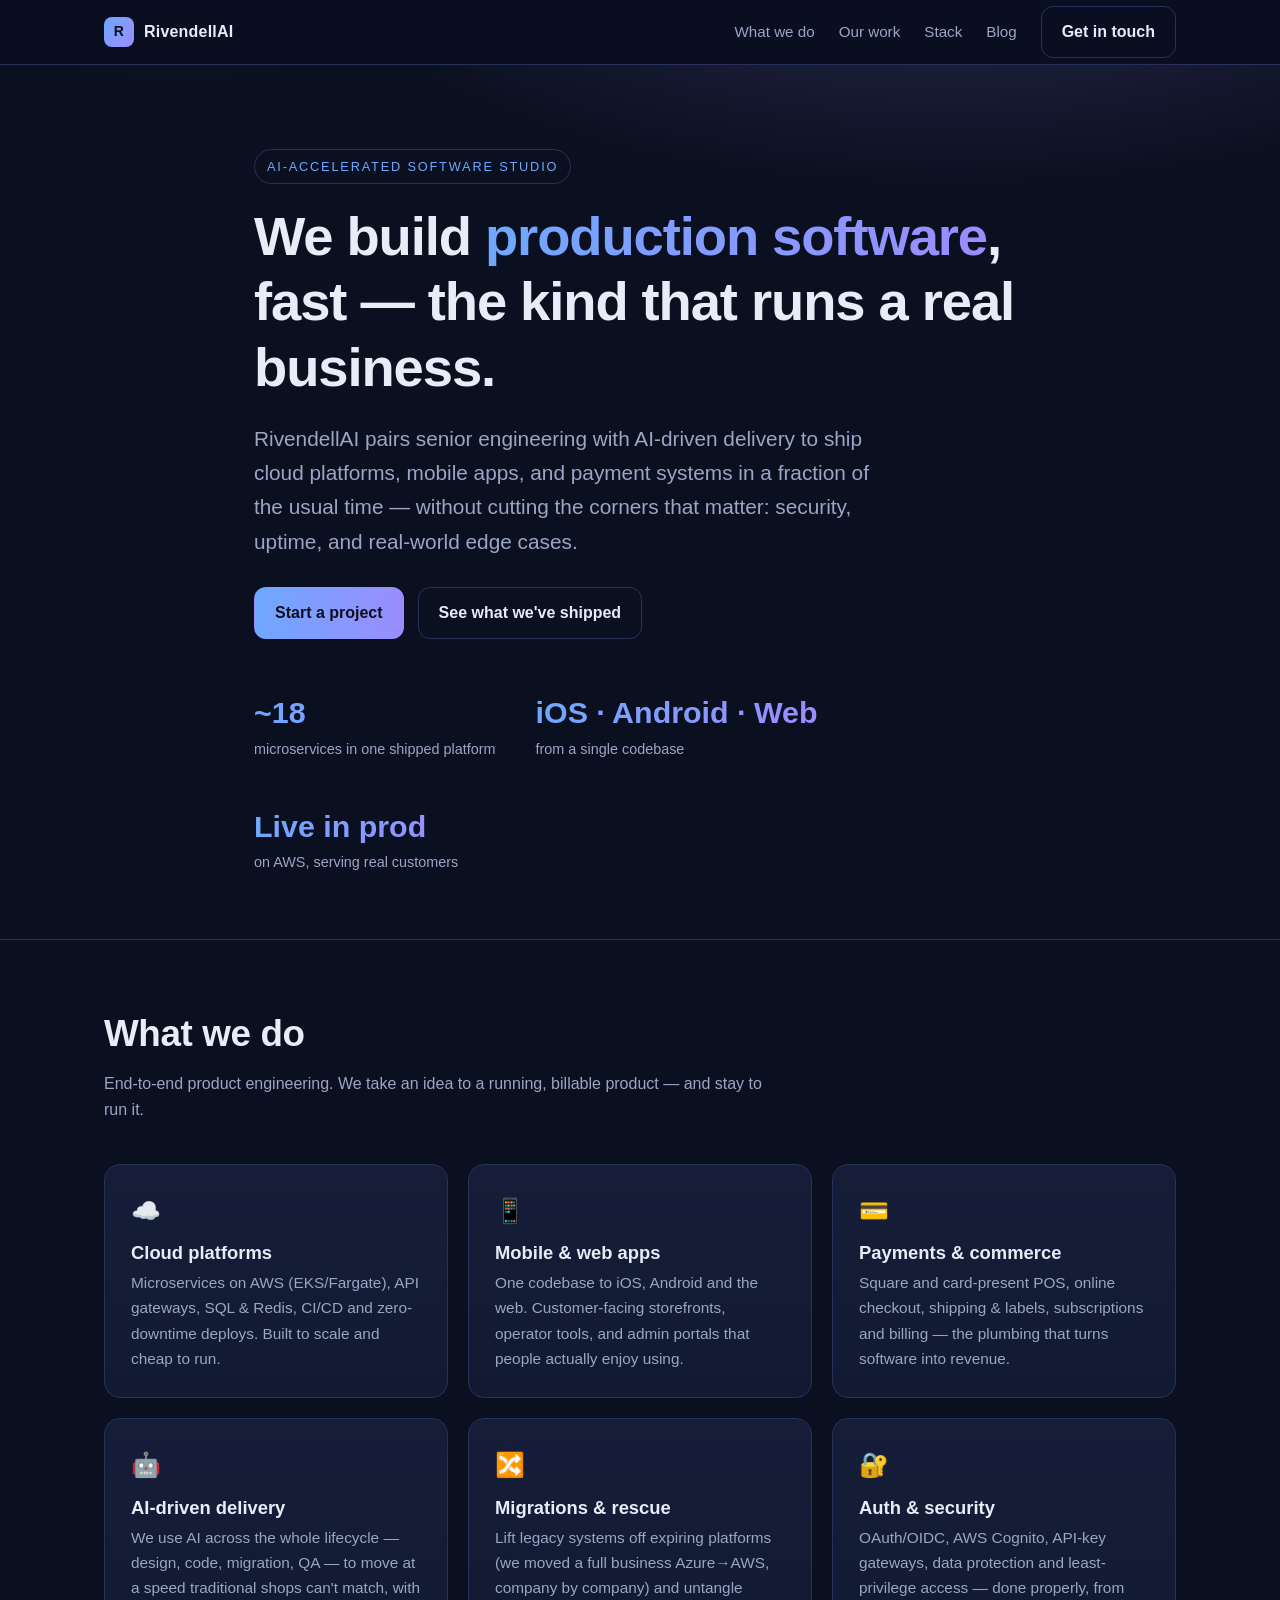
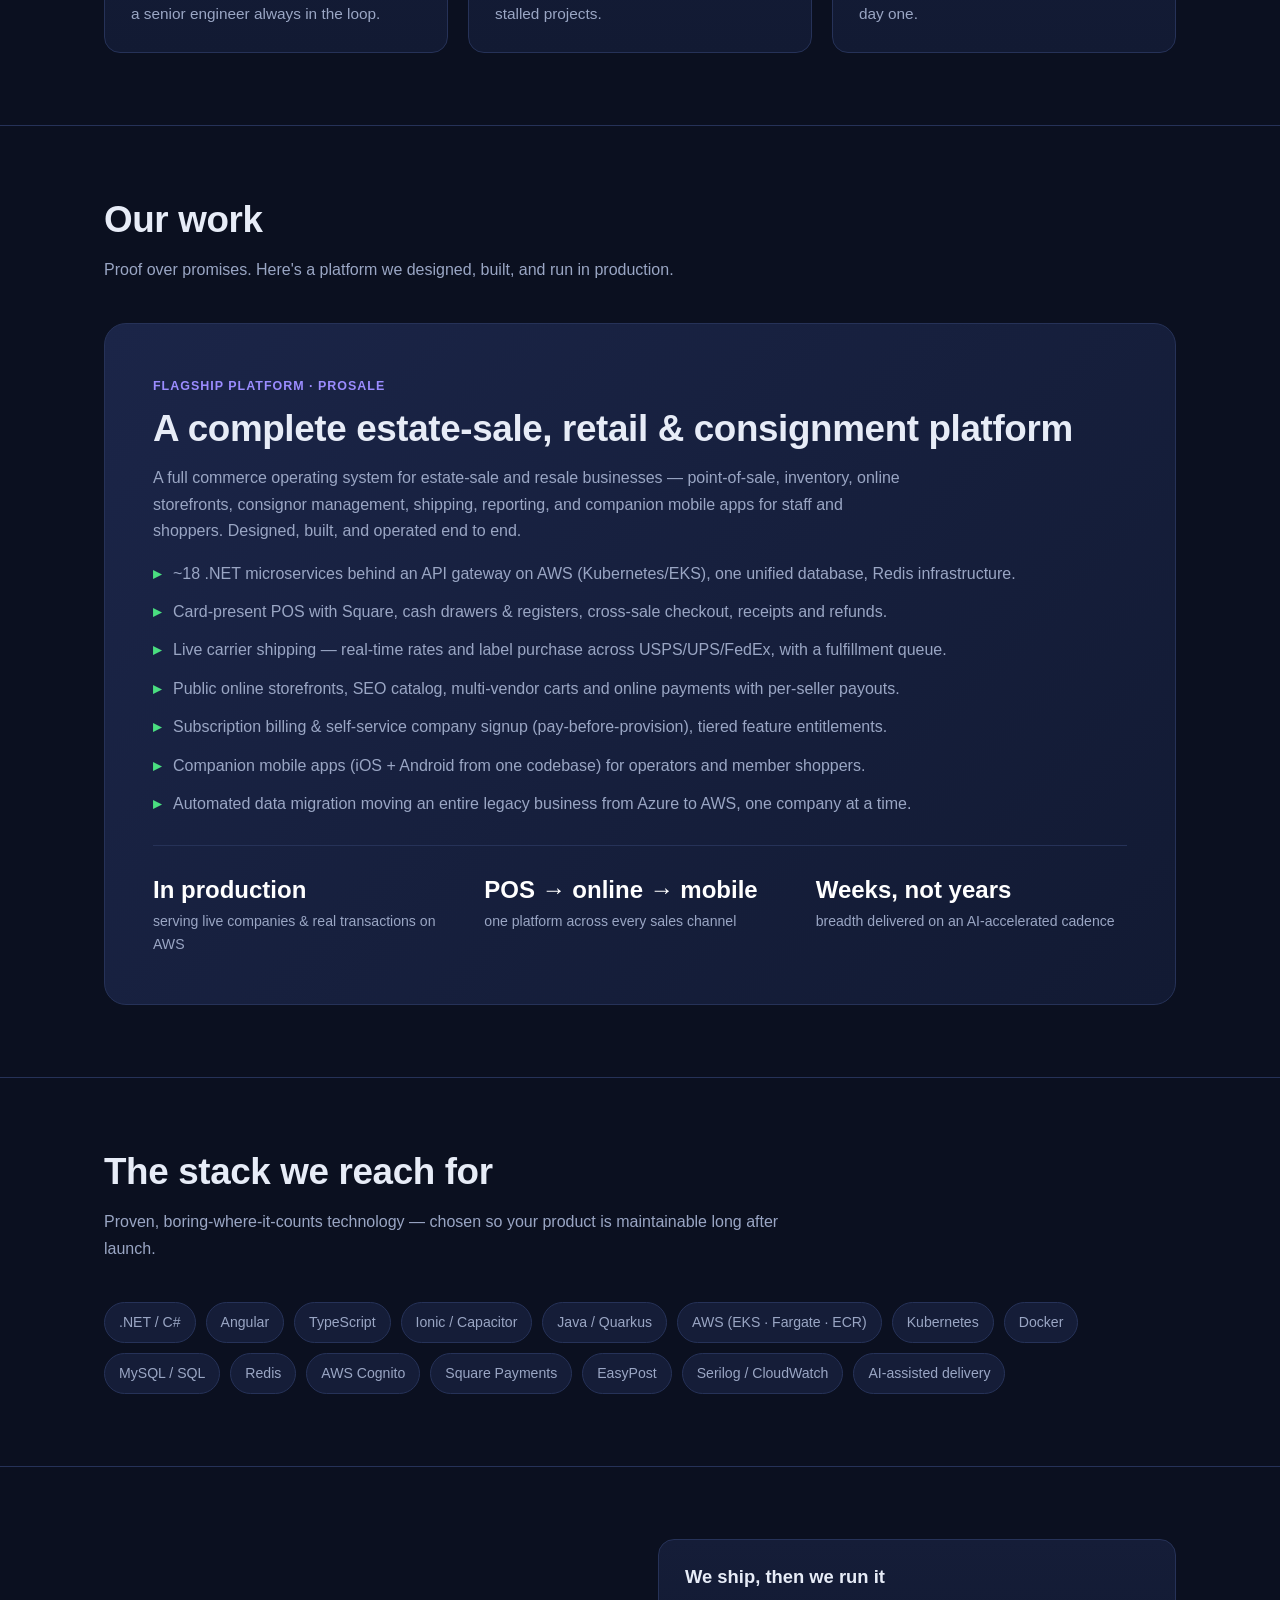
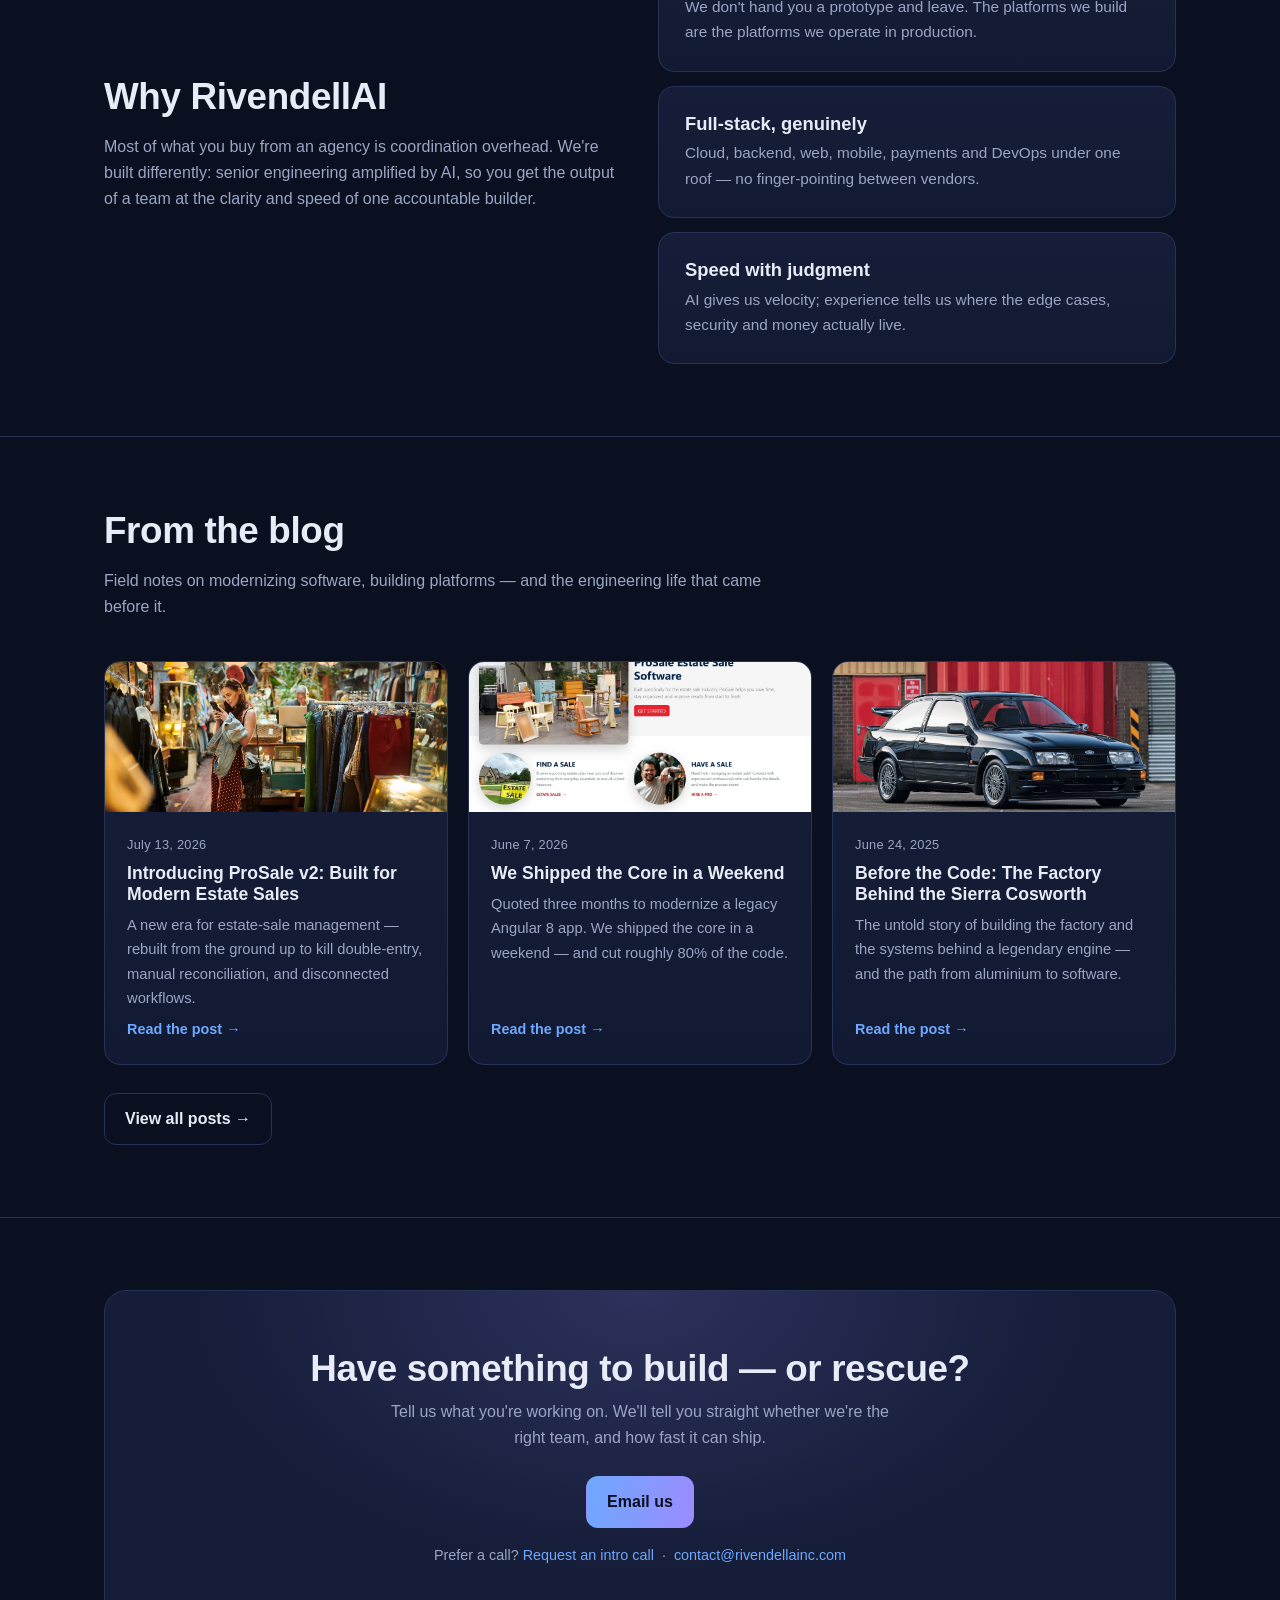
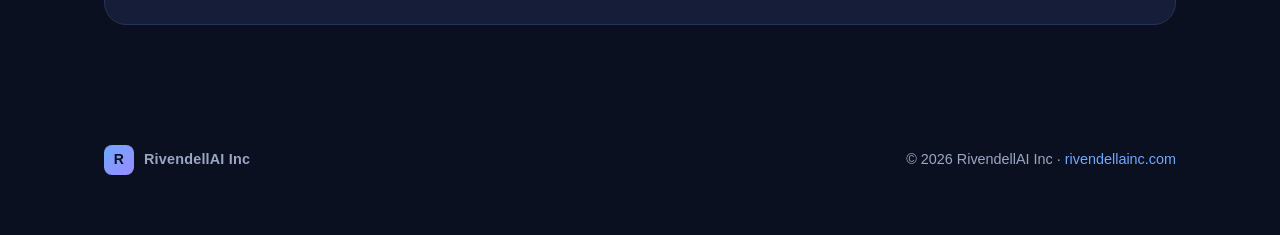
<file: index.html>
<!DOCTYPE html>
<html lang="en">
<head>
  <meta charset="UTF-8" />
  <meta name="viewport" content="width=device-width, initial-scale=1.0" />
  <title>RivendellAI Inc — AI-accelerated software, built to run real businesses</title>
  <meta name="description" content="RivendellAI builds production software, fast — cloud microservices, mobile apps, payments, and AI-driven delivery. We shipped a full estate-sale & retail platform end to end." />
  <meta name="theme-color" content="#0b1020" />

  <!-- Open Graph / social preview -->
  <meta property="og:type" content="website" />
  <meta property="og:title" content="RivendellAI Inc" />
  <meta property="og:description" content="AI-accelerated software, built to run real businesses." />
  <meta property="og:url" content="https://rivendellainc.com" />

  <style>
    :root{
      --bg:#0b1020; --bg2:#121a33; --panel:#151d38; --panel2:#1b2548;
      --text:#e7ecf7; --muted:#9aa6c4; --line:#263258;
      --accent:#6ea8ff; --accent2:#9b8cff; --good:#4ade80;
      --radius:16px; --max:1120px;
    }
    *{box-sizing:border-box}
    html{scroll-behavior:smooth}
    body{
      margin:0; background:var(--bg); color:var(--text);
      font:16px/1.65 -apple-system,BlinkMacSystemFont,"Segoe UI",Roboto,Helvetica,Arial,sans-serif;
      -webkit-font-smoothing:antialiased;
    }
    a{color:var(--accent); text-decoration:none}
    a:hover{text-decoration:underline}
    .wrap{max-width:var(--max); margin:0 auto; padding:0 24px}
    h1,h2,h3{line-height:1.2; margin:0 0 .4em}
    h1{font-size:clamp(2.1rem,5vw,3.4rem); letter-spacing:-.02em}
    h2{font-size:clamp(1.6rem,3.5vw,2.3rem); letter-spacing:-.01em}
    h3{font-size:1.15rem}
    p{margin:0 0 1em}
    .muted{color:var(--muted)}
    .grad{
      background:linear-gradient(100deg,var(--accent),var(--accent2));
      -webkit-background-clip:text; background-clip:text; color:transparent;
    }

    /* Header */
    header{
      position:sticky; top:0; z-index:20;
      backdrop-filter:saturate(140%) blur(10px);
      background:rgba(11,16,32,.72); border-bottom:1px solid var(--line);
    }
    .nav{display:flex; align-items:center; gap:24px; height:64px}
    .brand{display:flex; align-items:center; gap:10px; font-weight:700; letter-spacing:.2px}
    .brand .mark{
      width:30px; height:30px; border-radius:8px;
      background:linear-gradient(135deg,var(--accent),var(--accent2));
      display:grid; place-items:center; color:#0b1020; font-weight:800; font-size:14px;
    }
    .nav .spacer{flex:1}
    .nav a.link{color:var(--muted); font-size:.95rem}
    .nav a.link:hover{color:var(--text); text-decoration:none}
    @media(max-width:720px){ .nav a.link{display:none} }

    .btn{
      display:inline-block; padding:12px 20px; border-radius:12px; font-weight:600;
      border:1px solid transparent; cursor:pointer; transition:.15s;
    }
    .btn-primary{background:linear-gradient(100deg,var(--accent),var(--accent2)); color:#0b1020}
    .btn-primary:hover{text-decoration:none; filter:brightness(1.07); transform:translateY(-1px)}
    .btn-ghost{border-color:var(--line); color:var(--text)}
    .btn-ghost:hover{text-decoration:none; border-color:var(--accent); color:#fff}

    /* Hero */
    .hero{position:relative; overflow:hidden; padding:84px 0 64px}
    .hero::before{
      content:""; position:absolute; inset:-30% -10% auto -10%; height:620px;
      background:radial-gradient(60% 60% at 70% 20%,rgba(155,140,255,.22),transparent 70%),
                 radial-gradient(50% 50% at 20% 10%,rgba(110,168,255,.20),transparent 70%);
      pointer-events:none;
    }
    .hero .inner{position:relative; max-width:820px}
    .eyebrow{
      display:inline-block; font-size:.8rem; letter-spacing:.14em; text-transform:uppercase;
      color:var(--accent); border:1px solid var(--line); padding:6px 12px; border-radius:999px; margin-bottom:20px;
    }
    .hero p.lead{font-size:clamp(1.05rem,2.2vw,1.3rem); color:var(--muted); max-width:640px}
    .cta-row{display:flex; gap:14px; flex-wrap:wrap; margin-top:28px}

    .stats{display:flex; gap:40px; flex-wrap:wrap; margin-top:48px}
    .stat .n{font-size:1.9rem; font-weight:800; background:linear-gradient(100deg,var(--accent),var(--accent2)); -webkit-background-clip:text; background-clip:text; color:transparent}
    .stat .l{color:var(--muted); font-size:.9rem}

    /* Sections */
    section{padding:72px 0; border-top:1px solid var(--line)}
    .section-head{max-width:680px; margin-bottom:40px}
    .section-head p{color:var(--muted)}

    .grid{display:grid; gap:20px}
    .grid-3{grid-template-columns:repeat(3,1fr)}
    .grid-2{grid-template-columns:repeat(2,1fr)}
    @media(max-width:860px){ .grid-3{grid-template-columns:1fr} .grid-2{grid-template-columns:1fr} }

    .card{
      background:linear-gradient(180deg,var(--panel),var(--bg2));
      border:1px solid var(--line); border-radius:var(--radius); padding:26px;
      transition:.18s;
    }
    .card:hover{border-color:var(--accent); transform:translateY(-3px)}
    .card .ic{font-size:1.5rem; margin-bottom:12px}
    .card h3{margin-bottom:.3em}
    .card p{color:var(--muted); margin:0; font-size:.96rem}

    /* Case study */
    .case{
      background:linear-gradient(135deg,var(--panel2),var(--bg2));
      border:1px solid var(--line); border-radius:22px; padding:clamp(28px,5vw,48px);
    }
    .case .tag{color:var(--accent2); font-weight:700; letter-spacing:.08em; text-transform:uppercase; font-size:.78rem}
    .case ul{margin:0; padding-left:0; list-style:none; display:grid; gap:12px; margin-top:8px}
    .case li{display:flex; gap:12px; color:var(--muted)}
    .case li::before{content:"▸"; color:var(--good); font-weight:800}
    .case .result{
      margin-top:28px; display:grid; grid-template-columns:repeat(3,1fr); gap:20px;
      border-top:1px solid var(--line); padding-top:24px;
    }
    @media(max-width:700px){ .case .result{grid-template-columns:1fr} }
    .case .result .n{font-size:1.5rem; font-weight:800; color:#fff}
    .case .result .l{color:var(--muted); font-size:.88rem}

    /* Stack chips */
    .chips{display:flex; flex-wrap:wrap; gap:10px}
    .chip{
      border:1px solid var(--line); background:var(--panel); color:var(--muted);
      padding:8px 14px; border-radius:999px; font-size:.88rem;
    }

    /* CTA band */
    .cta-band{
      text-align:center; background:
        radial-gradient(60% 120% at 50% 0%,rgba(155,140,255,.18),transparent 70%), var(--panel);
      border:1px solid var(--line); border-radius:22px; padding:clamp(32px,6vw,56px);
    }
    .cta-band h2{margin-bottom:.2em}
    .cta-band p{color:var(--muted); max-width:520px; margin:0 auto 24px}

    footer{padding:48px 0 60px; color:var(--muted); font-size:.9rem}
    .foot{display:flex; justify-content:space-between; gap:16px; flex-wrap:wrap; align-items:center}

    /* small helper note for the owner — delete before publishing */
    .editme{display:none}
  </style>
</head>
<body>

  <header>
    <div class="wrap nav">
      <div class="brand"><span class="mark">R</span> RivendellAI</div>
      <span class="spacer"></span>
      <a class="link" href="#services">What we do</a>
      <a class="link" href="#work">Our work</a>
      <a class="link" href="#stack">Stack</a>
      <a class="link" href="/blog/">Blog</a>
      <a class="btn btn-ghost" href="#contact">Get in touch</a>
    </div>
  </header>

  <!-- HERO -->
  <section class="hero" style="border-top:none">
    <div class="wrap inner">
      <span class="eyebrow">AI-accelerated software studio</span>
      <h1>We build <span class="grad">production software</span>, fast — the kind that runs a real business.</h1>
      <p class="lead">
        RivendellAI pairs senior engineering with AI-driven delivery to ship cloud platforms,
        mobile apps, and payment systems in a fraction of the usual time — without cutting the
        corners that matter: security, uptime, and real-world edge cases.
      </p>
      <div class="cta-row">
        <a class="btn btn-primary" href="#contact">Start a project</a>
        <a class="btn btn-ghost" href="#work">See what we've shipped</a>
      </div>

      <div class="stats">
        <div class="stat"><div class="n">~18</div><div class="l">microservices in one shipped platform</div></div>
        <div class="stat"><div class="n">iOS · Android · Web</div><div class="l">from a single codebase</div></div>
        <div class="stat"><div class="n">Live in prod</div><div class="l">on AWS, serving real customers</div></div>
      </div>
    </div>
  </section>

  <!-- SERVICES -->
  <section id="services">
    <div class="wrap">
      <div class="section-head">
        <h2>What we do</h2>
        <p>End-to-end product engineering. We take an idea to a running, billable product — and stay to run it.</p>
      </div>
      <div class="grid grid-3">
        <div class="card">
          <div class="ic">☁️</div>
          <h3>Cloud platforms</h3>
          <p>Microservices on AWS (EKS/Fargate), API gateways, SQL &amp; Redis, CI/CD and zero-downtime deploys. Built to scale and cheap to run.</p>
        </div>
        <div class="card">
          <div class="ic">📱</div>
          <h3>Mobile &amp; web apps</h3>
          <p>One codebase to iOS, Android and the web. Customer-facing storefronts, operator tools, and admin portals that people actually enjoy using.</p>
        </div>
        <div class="card">
          <div class="ic">💳</div>
          <h3>Payments &amp; commerce</h3>
          <p>Square and card-present POS, online checkout, shipping &amp; labels, subscriptions and billing — the plumbing that turns software into revenue.</p>
        </div>
        <div class="card">
          <div class="ic">🤖</div>
          <h3>AI-driven delivery</h3>
          <p>We use AI across the whole lifecycle — design, code, migration, QA — to move at a speed traditional shops can't match, with a senior engineer always in the loop.</p>
        </div>
        <div class="card">
          <div class="ic">🔀</div>
          <h3>Migrations &amp; rescue</h3>
          <p>Lift legacy systems off expiring platforms (we moved a full business Azure→AWS, company by company) and untangle stalled projects.</p>
        </div>
        <div class="card">
          <div class="ic">🔐</div>
          <h3>Auth &amp; security</h3>
          <p>OAuth/OIDC, AWS Cognito, API-key gateways, data protection and least-privilege access — done properly, from day one.</p>
        </div>
      </div>
    </div>
  </section>

  <!-- CASE STUDY / WORK -->
  <section id="work">
    <div class="wrap">
      <div class="section-head">
        <h2>Our work</h2>
        <p>Proof over promises. Here's a platform we designed, built, and run in production.</p>
      </div>

      <div class="case">
        <span class="tag">Flagship platform · ProSale</span>
        <h2 style="margin-top:8px">A complete estate-sale, retail &amp; consignment platform</h2>
        <p class="muted" style="max-width:760px">
          A full commerce operating system for estate-sale and resale businesses — point-of-sale,
          inventory, online storefronts, consignor management, shipping, reporting, and companion
          mobile apps for staff and shoppers. Designed, built, and operated end to end.
        </p>

        <ul>
          <li>~18 .NET microservices behind an API gateway on AWS (Kubernetes/EKS), one unified database, Redis infrastructure.</li>
          <li>Card-present POS with Square, cash drawers &amp; registers, cross-sale checkout, receipts and refunds.</li>
          <li>Live carrier shipping — real-time rates and label purchase across USPS/UPS/FedEx, with a fulfillment queue.</li>
          <li>Public online storefronts, SEO catalog, multi-vendor carts and online payments with per-seller payouts.</li>
          <li>Subscription billing &amp; self-service company signup (pay-before-provision), tiered feature entitlements.</li>
          <li>Companion mobile apps (iOS + Android from one codebase) for operators and member shoppers.</li>
          <li>Automated data migration moving an entire legacy business from Azure to AWS, one company at a time.</li>
        </ul>

        <div class="result">
          <div><div class="n">In production</div><div class="l">serving live companies &amp; real transactions on AWS</div></div>
          <div><div class="n">POS → online → mobile</div><div class="l">one platform across every sales channel</div></div>
          <div><div class="n">Weeks, not years</div><div class="l">breadth delivered on an AI-accelerated cadence</div></div>
        </div>
      </div>
    </div>
  </section>

  <!-- STACK -->
  <section id="stack">
    <div class="wrap">
      <div class="section-head">
        <h2>The stack we reach for</h2>
        <p>Proven, boring-where-it-counts technology — chosen so your product is maintainable long after launch.</p>
      </div>
      <div class="chips">
        <span class="chip">.NET / C#</span>
        <span class="chip">Angular</span>
        <span class="chip">TypeScript</span>
        <span class="chip">Ionic / Capacitor</span>
        <span class="chip">Java / Quarkus</span>
        <span class="chip">AWS (EKS · Fargate · ECR)</span>
        <span class="chip">Kubernetes</span>
        <span class="chip">Docker</span>
        <span class="chip">MySQL / SQL</span>
        <span class="chip">Redis</span>
        <span class="chip">AWS Cognito</span>
        <span class="chip">Square Payments</span>
        <span class="chip">EasyPost</span>
        <span class="chip">Serilog / CloudWatch</span>
        <span class="chip">AI-assisted delivery</span>
      </div>
    </div>
  </section>

  <!-- WHY US -->
  <section id="why">
    <div class="wrap">
      <div class="grid grid-2" style="align-items:center; gap:36px">
        <div>
          <h2>Why RivendellAI</h2>
          <p class="muted">
            Most of what you buy from an agency is coordination overhead. We're built differently:
            senior engineering amplified by AI, so you get the output of a team at the clarity and
            speed of one accountable builder.
          </p>
        </div>
        <div class="grid" style="gap:14px">
          <div class="card"><h3>We ship, then we run it</h3><p>We don't hand you a prototype and leave. The platforms we build are the platforms we operate in production.</p></div>
          <div class="card"><h3>Full-stack, genuinely</h3><p>Cloud, backend, web, mobile, payments and DevOps under one roof — no finger-pointing between vendors.</p></div>
          <div class="card"><h3>Speed with judgment</h3><p>AI gives us velocity; experience tells us where the edge cases, security and money actually live.</p></div>
        </div>
      </div>
    </div>
  </section>

  <!-- FROM THE BLOG -->
  <style>
    .blog-card{padding:0; overflow:hidden; color:var(--text); display:flex; flex-direction:column}
    .blog-card:hover{text-decoration:none}
    .blog-card .thumb{height:150px; background-size:cover; background-position:center; background-color:#0e1630}
    .blog-card .thumb.noimg{background:linear-gradient(135deg,var(--panel2),var(--bg2))}
    .blog-card .bc-body{padding:22px; display:flex; flex-direction:column; gap:8px; flex:1}
    .blog-card .date{color:var(--muted); font-size:.8rem; letter-spacing:.02em}
    .blog-card h3{margin:0; font-size:1.1rem}
    .blog-card p{color:var(--muted); font-size:.92rem; margin:0; flex:1}
    .blog-card .read{color:var(--accent); font-weight:600; font-size:.9rem}
    .blog-more{margin-top:28px}
  </style>
  <section id="blog">
    <div class="wrap">
      <div class="section-head">
        <h2>From the blog</h2>
        <p>Field notes on modernizing software, building platforms — and the engineering life that came before it.</p>
      </div>
      <div class="grid grid-3">
        <a class="card blog-card" href="/blog/introducing-prosale-v2-built-for-modern-estate-sales.html">
          <div class="thumb" style="background-image:url('/blog/images/1366202964.jpg')"></div>
          <div class="bc-body">
            <span class="date">July 13, 2026</span>
            <h3>Introducing ProSale v2: Built for Modern Estate Sales</h3>
            <p>A new era for estate-sale management — rebuilt from the ground up to kill double-entry, manual reconciliation, and disconnected workflows.</p>
            <span class="read">Read the post →</span>
          </div>
        </a>
        <a class="card blog-card" href="/blog/modernize-an-angular-8-app.html">
          <div class="thumb" style="background-image:url('/blog/images/Screenshot-2026-06-07-144949.jpg')"></div>
          <div class="bc-body">
            <span class="date">June 7, 2026</span>
            <h3>We Shipped the Core in a Weekend</h3>
            <p>Quoted three months to modernize a legacy Angular 8 app. We shipped the core in a weekend — and cut roughly 80% of the code.</p>
            <span class="read">Read the post →</span>
          </div>
        </a>
        <a class="card blog-card" href="/blog/sierra-cosworth.html">
          <div class="thumb" style="background-image:url('/blog/images/1987-ford-sierra-cosworth-rs500-main.jpg')"></div>
          <div class="bc-body">
            <span class="date">June 24, 2025</span>
            <h3>Before the Code: The Factory Behind the Sierra Cosworth</h3>
            <p>The untold story of building the factory and the systems behind a legendary engine — and the path from aluminium to software.</p>
            <span class="read">Read the post →</span>
          </div>
        </a>
      </div>
      <div class="blog-more">
        <a class="btn btn-ghost" href="/blog/">View all posts →</a>
      </div>
    </div>
  </section>

  <!-- CONTACT -->
  <section id="contact">
    <div class="wrap">
      <div class="cta-band">
        <h2>Have something to build — or rescue?</h2>
        <p>Tell us what you're working on. We'll tell you straight whether we're the right team, and how fast it can ship.</p>
        <a class="btn btn-primary" href="mailto:contact@rivendellainc.com?subject=Project%20inquiry">Email us</a>
        <div class="muted" style="margin-top:16px; font-size:.9rem">
          Prefer a call? <a href="mailto:contact@rivendellainc.com?subject=Intro%20call">Request an intro call</a>
          &nbsp;·&nbsp; <a href="mailto:contact@rivendellainc.com">contact@rivendellainc.com</a>
        </div>
      </div>
    </div>
  </section>

  <footer>
    <div class="wrap foot">
      <div class="brand"><span class="mark">R</span> RivendellAI&nbsp;Inc</div>
      <div>© <span id="yr">2026</span> RivendellAI Inc · <a href="https://rivendellainc.com">rivendellainc.com</a></div>
    </div>
  </footer>

  <script>document.getElementById('yr').textContent = new Date().getFullYear();</script>
</body>
</html>
</file>
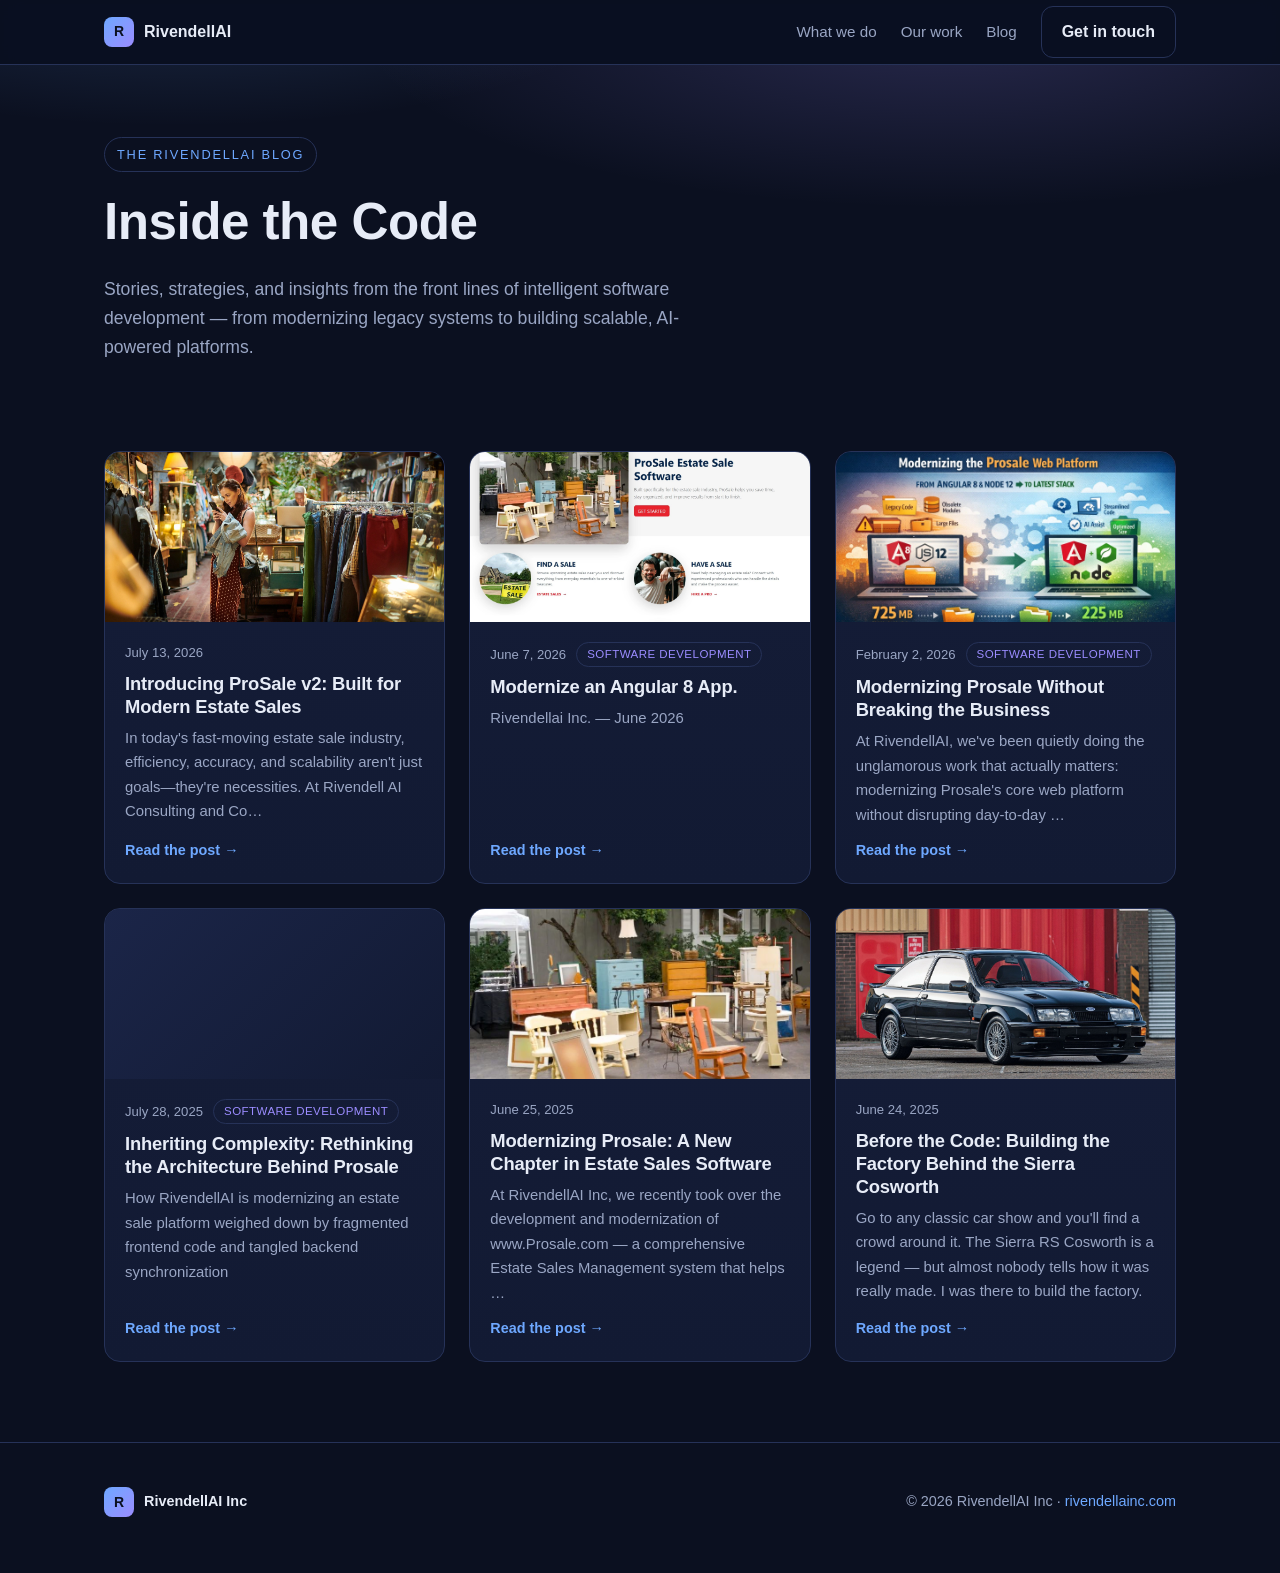
<file: blog/index.html>
<!DOCTYPE html>
<html lang="en">
<head>
<meta charset="UTF-8"/>
<meta name="viewport" content="width=device-width, initial-scale=1.0"/>
<title>Blog — Inside the Code · RivendellAI</title>
<meta name="description" content="Stories, strategies, and insights from the front lines of intelligent software development."/>
<link rel="stylesheet" href="../blog.css"/>
</head>
<body>
<header><div class="wrap nav">
  <a class="brand" href="/"><span class="mark">R</span> RivendellAI</a>
  <span class="spacer"></span>
  <a class="link" href="/#services">What we do</a>
  <a class="link" href="/#work">Our work</a>
  <a class="link" href="/blog/">Blog</a>
  <a class="btn btn-ghost" href="/#contact">Get in touch</a>
</div></header>
<section class="blog-hero"><div class="wrap">
  <span class="eyebrow">The RivendellAI blog</span>
  <h1>Inside the Code</h1>
  <p class="lead">Stories, strategies, and insights from the front lines of intelligent software
  development — from modernizing legacy systems to building scalable, AI-powered platforms.</p>
</div></section>
<section class="blog-list"><div class="wrap"><div class="post-grid">
  <!-- ========== ADD NEW POST CARDS HERE (newest first) ==========
       Copy the card snippet from blog/_template.html, paste it on the line
       below this comment, and fill in the href, image, date, title, excerpt.
  ============================================================== -->
  <a class="post-card" href="/blog/introducing-prosale-v2-built-for-modern-estate-sales.html">
  <div class="card-img" style="background-image:url('/blog/images/1366202964.jpg')"></div>
  <div class="card-body"><div class="post-meta"><time>July 13, 2026</time></div>
  <h3>Introducing ProSale v2: Built for Modern Estate Sales</h3><p>In today&#x27;s fast-moving estate sale industry, efficiency, accuracy, and scalability aren&#x27;t just goals—they&#x27;re necessities. At Rivendell AI Consulting and Co…</p>
  <span class="read">Read the post →</span></div>
</a><a class="post-card" href="/blog/modernize-an-angular-8-app.html">
  <div class="card-img" style="background-image:url('/blog/images/Screenshot-2026-06-07-144949.jpg')"></div>
  <div class="card-body"><div class="post-meta"><time>June 7, 2026</time><span class="cat">Software development</span></div>
  <h3>Modernize an Angular 8 App.</h3><p>Rivendellai Inc. — June 2026</p>
  <span class="read">Read the post →</span></div>
</a><a class="post-card" href="/blog/modernizing-prosale-without-breaking-the-business.html">
  <div class="card-img" style="background-image:url('/blog/images/Angular8Upgrade.jpg')"></div>
  <div class="card-body"><div class="post-meta"><time>February 2, 2026</time><span class="cat">Software development</span></div>
  <h3>Modernizing Prosale Without Breaking the Business</h3><p>At RivendellAI, we&#x27;ve been quietly doing the unglamorous work that actually matters: modernizing Prosale&#x27;s core web platform without disrupting day-to-day …</p>
  <span class="read">Read the post →</span></div>
</a><a class="post-card" href="/blog/inheriting-complexity-rethinking-the-architecture-behind-prosale.html">
  <div class="card-img noimg"></div>
  <div class="card-body"><div class="post-meta"><time>July 28, 2025</time><span class="cat">Software development</span></div>
  <h3>Inheriting Complexity: Rethinking the Architecture Behind Prosale</h3><p>How RivendellAI is modernizing an estate sale platform weighed down by fragmented frontend code and tangled backend synchronization</p>
  <span class="read">Read the post →</span></div>
</a><a class="post-card" href="/blog/modernizing-prosale-a-new-chapter-in-estate-sales-software.html">
  <div class="card-img" style="background-image:url('/blog/images/iStock-104698236-1-768x503.jpg')"></div>
  <div class="card-body"><div class="post-meta"><time>June 25, 2025</time></div>
  <h3>Modernizing Prosale: A New Chapter in Estate Sales Software</h3><p>At RivendellAI Inc, we recently took over the development and modernization of www.Prosale.com — a comprehensive Estate Sales Management system that helps …</p>
  <span class="read">Read the post →</span></div>
</a><a class="post-card" href="/blog/sierra-cosworth.html">
  <div class="card-img" style="background-image:url('/blog/images/1987-ford-sierra-cosworth-rs500-main.jpg')"></div>
  <div class="card-body"><div class="post-meta"><time>June 24, 2025</time></div>
  <h3>Before the Code: Building the Factory Behind the Sierra Cosworth</h3><p>Go to any classic car show and you&#x27;ll find a crowd around it. The Sierra RS Cosworth is a legend — but almost nobody tells how it was really made. I was there to build the factory.</p>
  <span class="read">Read the post →</span></div>
</a>
</div></div></section><footer><div class="wrap foot">
  <div class="brand"><span class="mark">R</span> RivendellAI&nbsp;Inc</div>
  <div>© <span id="yr">2026</span> RivendellAI Inc · <a href="/">rivendellainc.com</a></div>
</div></footer>
<script>document.getElementById('yr').textContent=new Date().getFullYear();</script>
</body></html>
</file>
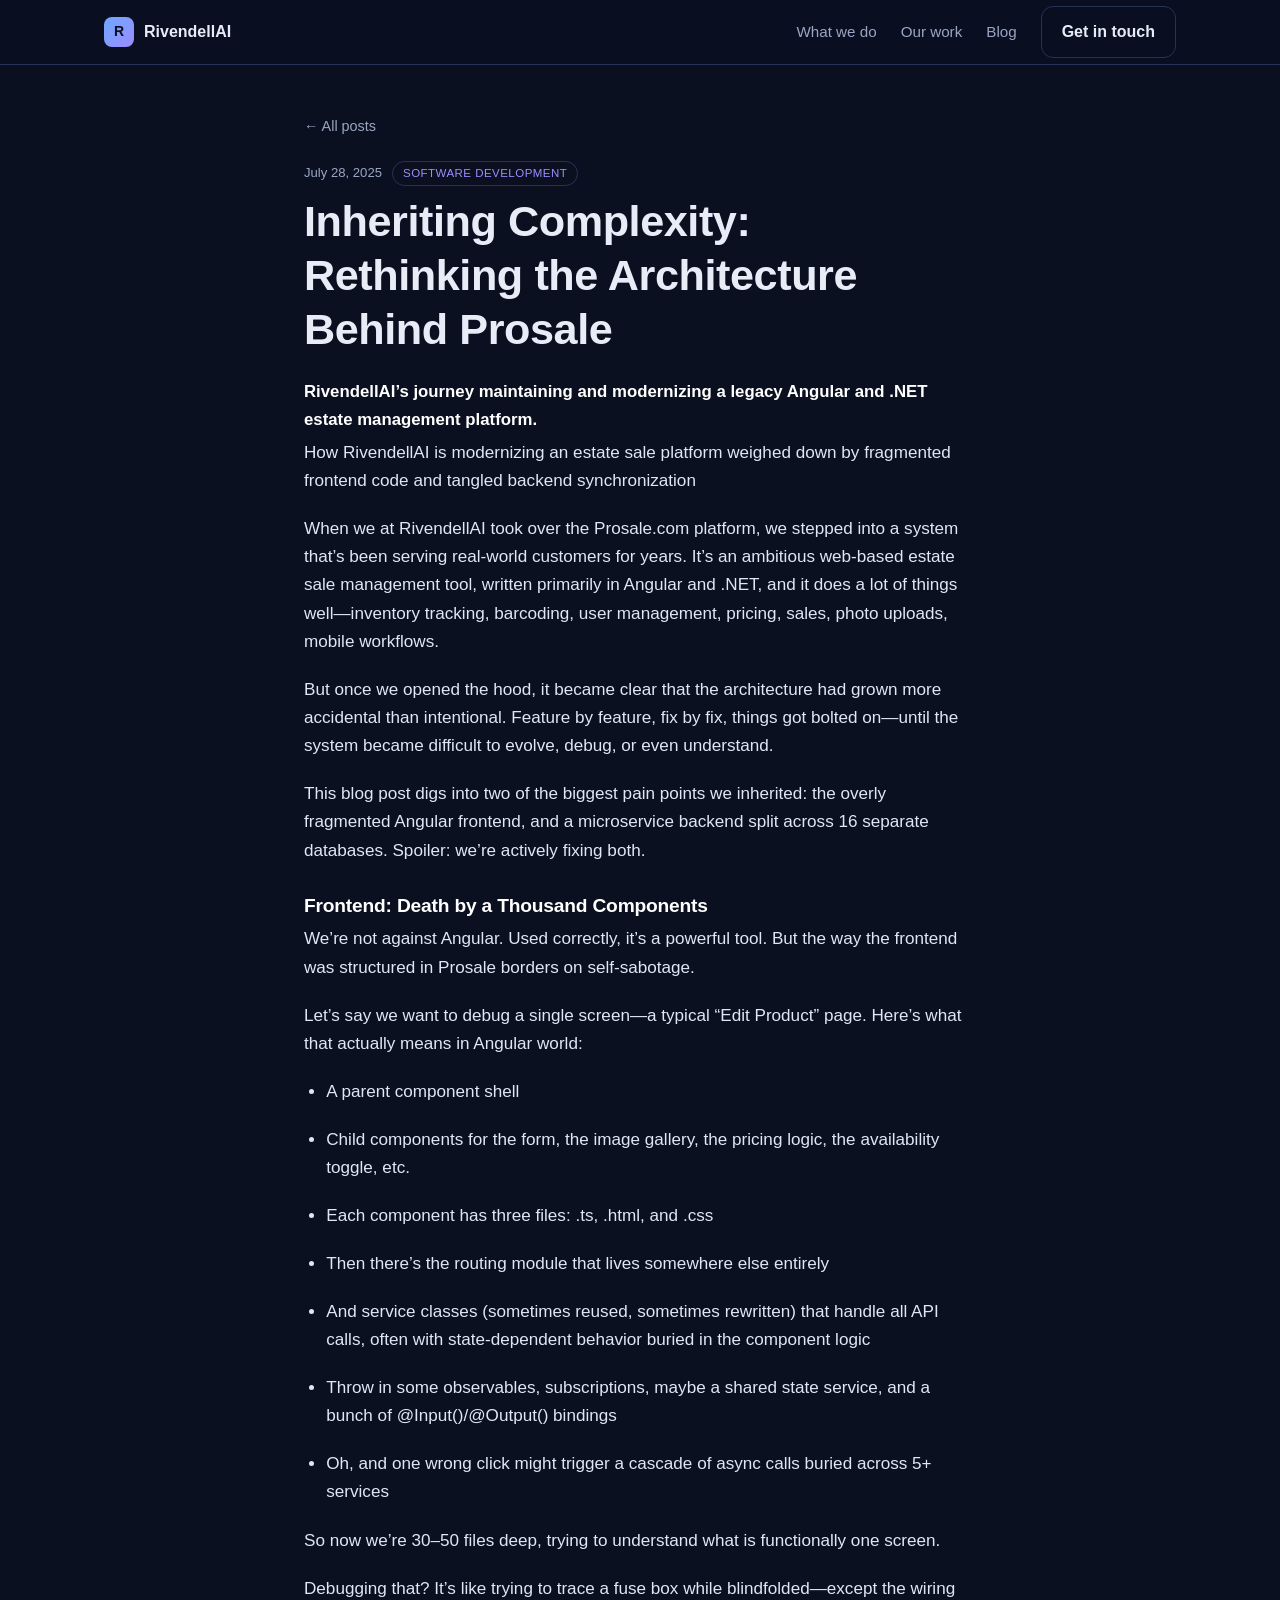
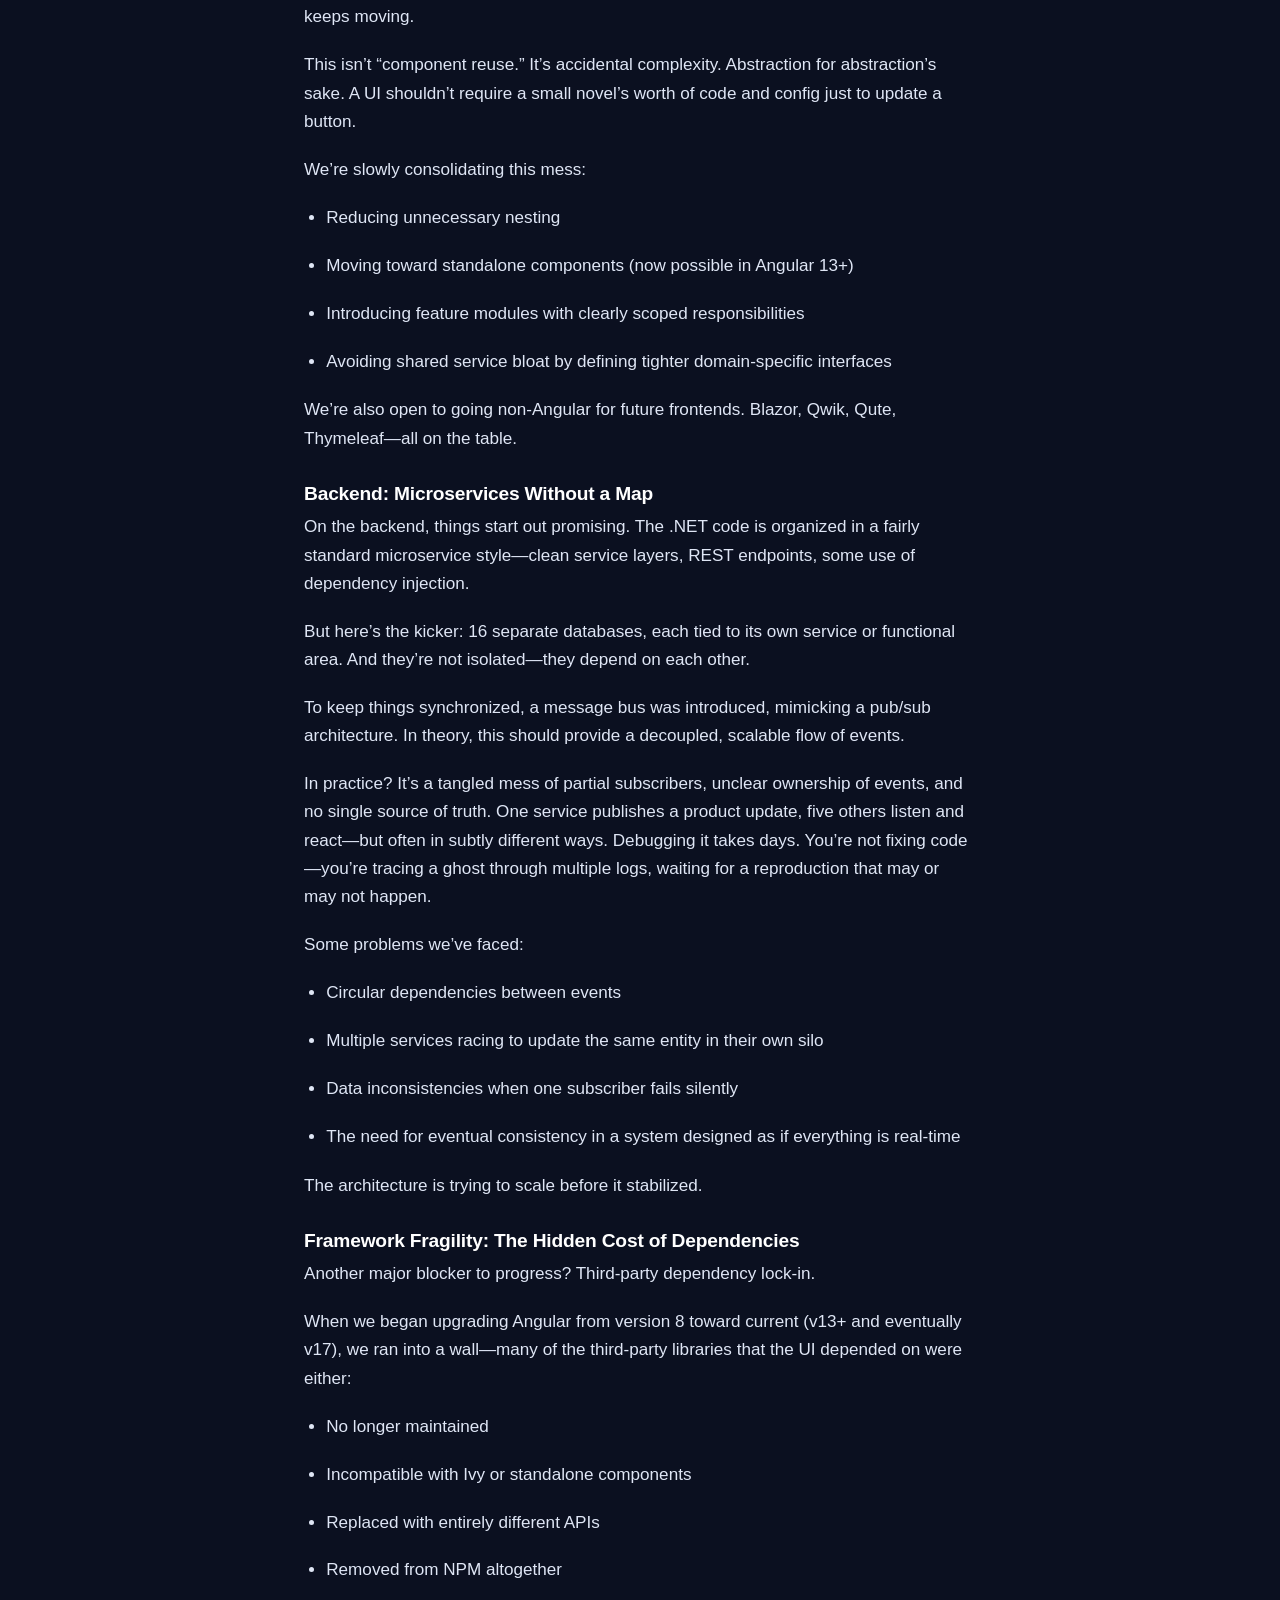
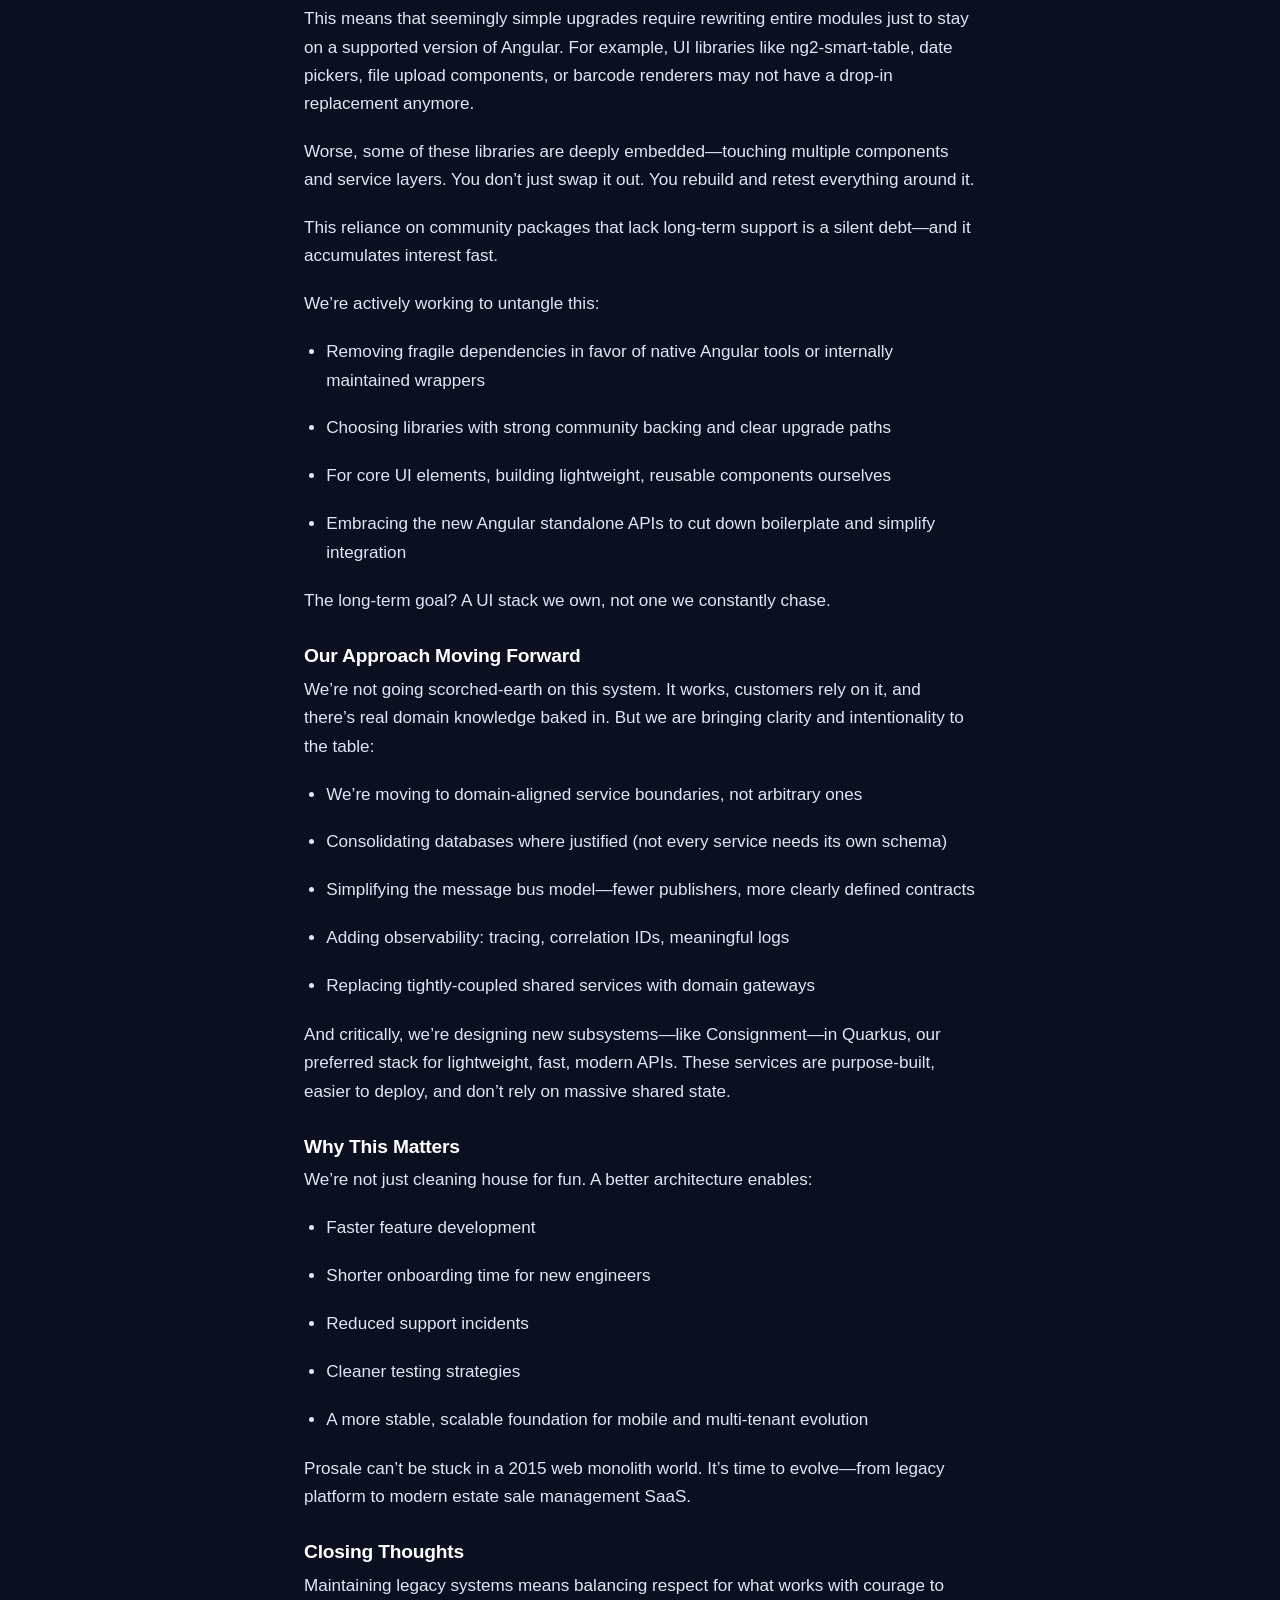
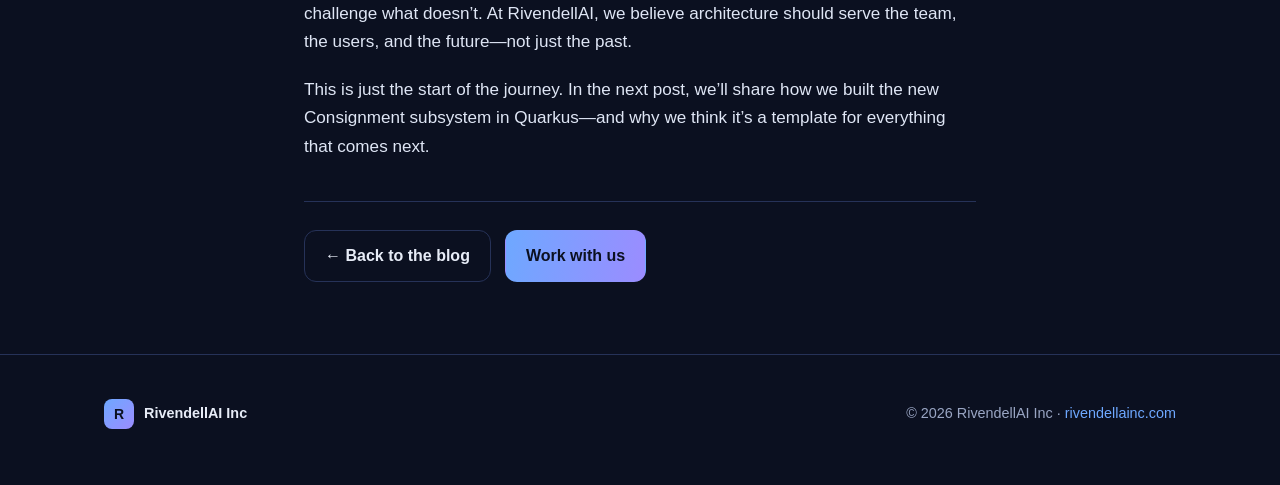
<file: blog/inheriting-complexity-rethinking-the-architecture-behind-prosale.html>
<!DOCTYPE html>
<html lang="en">
<head>
<meta charset="UTF-8"/>
<meta name="viewport" content="width=device-width, initial-scale=1.0"/>
<title>Inheriting Complexity: Rethinking the Architecture Behind Prosale — RivendellAI</title>
<meta name="description" content="How RivendellAI is modernizing an estate sale platform weighed down by fragmented frontend code and tangled backend synchronization"/>
<link rel="stylesheet" href="../blog.css"/>
</head>
<body>
<header><div class="wrap nav">
  <a class="brand" href="/"><span class="mark">R</span> RivendellAI</a>
  <span class="spacer"></span>
  <a class="link" href="/#services">What we do</a>
  <a class="link" href="/#work">Our work</a>
  <a class="link" href="/blog/">Blog</a>
  <a class="btn btn-ghost" href="/#contact">Get in touch</a>
</div></header>
<article class="post"><div class="wrap post-wrap">
  <a class="back" href="/blog/">← All posts</a>
  <div class="post-meta"><time>July 28, 2025</time><span class="cat">Software development</span></div>
  <h1>Inheriting Complexity: Rethinking the Architecture Behind Prosale</h1>
  
  <div class="prose"><h4>RivendellAI&rsquo;s journey maintaining and modernizing a legacy Angular and .NET estate management platform.</h4>
<p>How RivendellAI is modernizing an estate sale platform weighed down by fragmented frontend code and tangled backend synchronization</p>
<p>When we at RivendellAI took over the Prosale.com platform, we stepped into a system that&rsquo;s been serving real-world customers for years. It&rsquo;s an ambitious web-based estate sale management tool, written primarily in Angular and .NET, and it does a lot of things well—inventory tracking, barcoding, user management, pricing, sales, photo uploads, mobile workflows.</p>
<p>But once we opened the hood, it became clear that the architecture had grown more accidental than intentional. Feature by feature, fix by fix, things got bolted on—until the system became difficult to evolve, debug, or even understand.</p>
<p>This blog post digs into two of the biggest pain points we inherited: the overly fragmented Angular frontend, and a microservice backend split across 16 separate databases. Spoiler: we&rsquo;re actively fixing both.</p>
<h3>Frontend: Death by a Thousand Components</h3>
<p>We&rsquo;re not against Angular. Used correctly, it&rsquo;s a powerful tool. But the way the frontend was structured in Prosale borders on self-sabotage.</p>
<p>Let&rsquo;s say we want to debug a single screen—a typical &ldquo;Edit Product&rdquo; page. Here&rsquo;s what that actually means in Angular world:</p>
<ul>
<li>
<p>A parent component shell</p>
</li>
<li>
<p>Child components for the form, the image gallery, the pricing logic, the availability toggle, etc.</p>
</li>
<li>
<p>Each component has three files: .ts, .html, and .css</p>
</li>
<li>
<p>Then there&rsquo;s the routing module that lives somewhere else entirely</p>
</li>
<li>
<p>And service classes (sometimes reused, sometimes rewritten) that handle all API calls, often with state-dependent behavior buried in the component logic</p>
</li>
<li>
<p>Throw in some observables, subscriptions, maybe a shared state service, and a bunch of @Input()/@Output() bindings</p>
</li>
<li>
<p>Oh, and one wrong click might trigger a cascade of async calls buried across 5+ services</p>
</li>
</ul>
<p>So now we&rsquo;re 30–50 files deep, trying to understand what is functionally one screen.</p>
<p>Debugging that? It&rsquo;s like trying to trace a fuse box while blindfolded—except the wiring keeps moving.</p>
<p>This isn&rsquo;t &ldquo;component reuse.&rdquo; It&rsquo;s accidental complexity. Abstraction for abstraction&rsquo;s sake. A UI shouldn&rsquo;t require a small novel&rsquo;s worth of code and config just to update a button.</p>
<p>We&rsquo;re slowly consolidating this mess:</p>
<ul>
<li>
<p>Reducing unnecessary nesting</p>
</li>
<li>
<p>Moving toward standalone components (now possible in Angular 13+)</p>
</li>
<li>
<p>Introducing feature modules with clearly scoped responsibilities</p>
</li>
<li>
<p>Avoiding shared service bloat by defining tighter domain-specific interfaces</p>
</li>
</ul>
<p>We&rsquo;re also open to going non-Angular for future frontends. Blazor, Qwik, Qute, Thymeleaf—all on the table.</p>
<h3>Backend: Microservices Without a Map</h3>
<p>On the backend, things start out promising. The .NET code is organized in a fairly standard microservice style—clean service layers, REST endpoints, some use of dependency injection.</p>
<p>But here&rsquo;s the kicker: 16 separate databases, each tied to its own service or functional area. And they&rsquo;re not isolated—they depend on each other.</p>
<p>To keep things synchronized, a message bus was introduced, mimicking a pub/sub architecture. In theory, this should provide a decoupled, scalable flow of events.</p>
<p>In practice? It&rsquo;s a tangled mess of partial subscribers, unclear ownership of events, and no single source of truth. One service publishes a product update, five others listen and react—but often in subtly different ways. Debugging it takes days. You&rsquo;re not fixing code—you&rsquo;re tracing a ghost through multiple logs, waiting for a reproduction that may or may not happen.</p>
<p>Some problems we&rsquo;ve faced:</p>
<ul>
<li>
<p>Circular dependencies between events</p>
</li>
<li>
<p>Multiple services racing to update the same entity in their own silo</p>
</li>
<li>
<p>Data inconsistencies when one subscriber fails silently</p>
</li>
<li>
<p>The need for eventual consistency in a system designed as if everything is real-time</p>
</li>
</ul>
<p>The architecture is trying to scale before it stabilized.</p>
<h3>Framework Fragility: The Hidden Cost of Dependencies</h3>
<p>Another major blocker to progress? Third-party dependency lock-in.</p>
<p>When we began upgrading Angular from version 8 toward current (v13+ and eventually v17), we ran into a wall—many of the third-party libraries that the UI depended on were either:</p>
<ul>
<li>
<p>No longer maintained</p>
</li>
<li>
<p>Incompatible with Ivy or standalone components</p>
</li>
<li>
<p>Replaced with entirely different APIs</p>
</li>
<li>
<p>Removed from NPM altogether</p>
</li>
</ul>
<p>This means that seemingly simple upgrades require rewriting entire modules just to stay on a supported version of Angular. For example, UI libraries like ng2-smart-table, date pickers, file upload components, or barcode renderers may not have a drop-in replacement anymore.</p>
<p>Worse, some of these libraries are deeply embedded—touching multiple components and service layers. You don&rsquo;t just swap it out. You rebuild and retest everything around it.</p>
<p>This reliance on community packages that lack long-term support is a silent debt—and it accumulates interest fast.</p>
<p>We&rsquo;re actively working to untangle this:</p>
<ul>
<li>
<p>Removing fragile dependencies in favor of native Angular tools or internally maintained wrappers</p>
</li>
<li>
<p>Choosing libraries with strong community backing and clear upgrade paths</p>
</li>
<li>
<p>For core UI elements, building lightweight, reusable components ourselves</p>
</li>
<li>
<p>Embracing the new Angular standalone APIs to cut down boilerplate and simplify integration</p>
</li>
</ul>
<p>The long-term goal? A UI stack we own, not one we constantly chase.</p>
<h3>Our Approach Moving Forward</h3>
<p>We&rsquo;re not going scorched-earth on this system. It works, customers rely on it, and there&rsquo;s real domain knowledge baked in. But we are bringing clarity and intentionality to the table:</p>
<ul>
<li>
<p>We&rsquo;re moving to domain-aligned service boundaries, not arbitrary ones</p>
</li>
<li>
<p>Consolidating databases where justified (not every service needs its own schema)</p>
</li>
<li>
<p>Simplifying the message bus model—fewer publishers, more clearly defined contracts</p>
</li>
<li>
<p>Adding observability: tracing, correlation IDs, meaningful logs</p>
</li>
<li>
<p>Replacing tightly-coupled shared services with domain gateways</p>
</li>
</ul>
<p>And critically, we&rsquo;re designing new subsystems—like Consignment—in Quarkus, our preferred stack for lightweight, fast, modern APIs. These services are purpose-built, easier to deploy, and don&rsquo;t rely on massive shared state.</p>
<h3>Why This Matters</h3>
<p>We&rsquo;re not just cleaning house for fun. A better architecture enables:</p>
<ul>
<li>
<p>Faster feature development</p>
</li>
<li>
<p>Shorter onboarding time for new engineers</p>
</li>
<li>
<p>Reduced support incidents</p>
</li>
<li>
<p>Cleaner testing strategies</p>
</li>
<li>
<p>A more stable, scalable foundation for mobile and multi-tenant evolution</p>
</li>
</ul>
<p>Prosale can&rsquo;t be stuck in a 2015 web monolith world. It&rsquo;s time to evolve—from legacy platform to modern estate sale management SaaS.</p>
<h3>Closing Thoughts</h3>
<p>Maintaining legacy systems means balancing respect for what works with courage to challenge what doesn&rsquo;t. At RivendellAI, we believe architecture should serve the team, the users, and the future—not just the past.</p>
<p>This is just the start of the journey. In the next post, we&rsquo;ll share how we built the new Consignment subsystem in Quarkus—and why we think it&rsquo;s a template for everything that comes next.</p></div>
  <hr class="rule"/>
  <div class="post-cta">
    <a class="btn btn-ghost" href="/blog/">← Back to the blog</a>
    <a class="btn btn-primary" href="/#contact">Work with us</a>
  </div>
</div></article><footer><div class="wrap foot">
  <div class="brand"><span class="mark">R</span> RivendellAI&nbsp;Inc</div>
  <div>© <span id="yr">2026</span> RivendellAI Inc · <a href="/">rivendellainc.com</a></div>
</div></footer>
<script>document.getElementById('yr').textContent=new Date().getFullYear();</script>
</body></html>
</file>
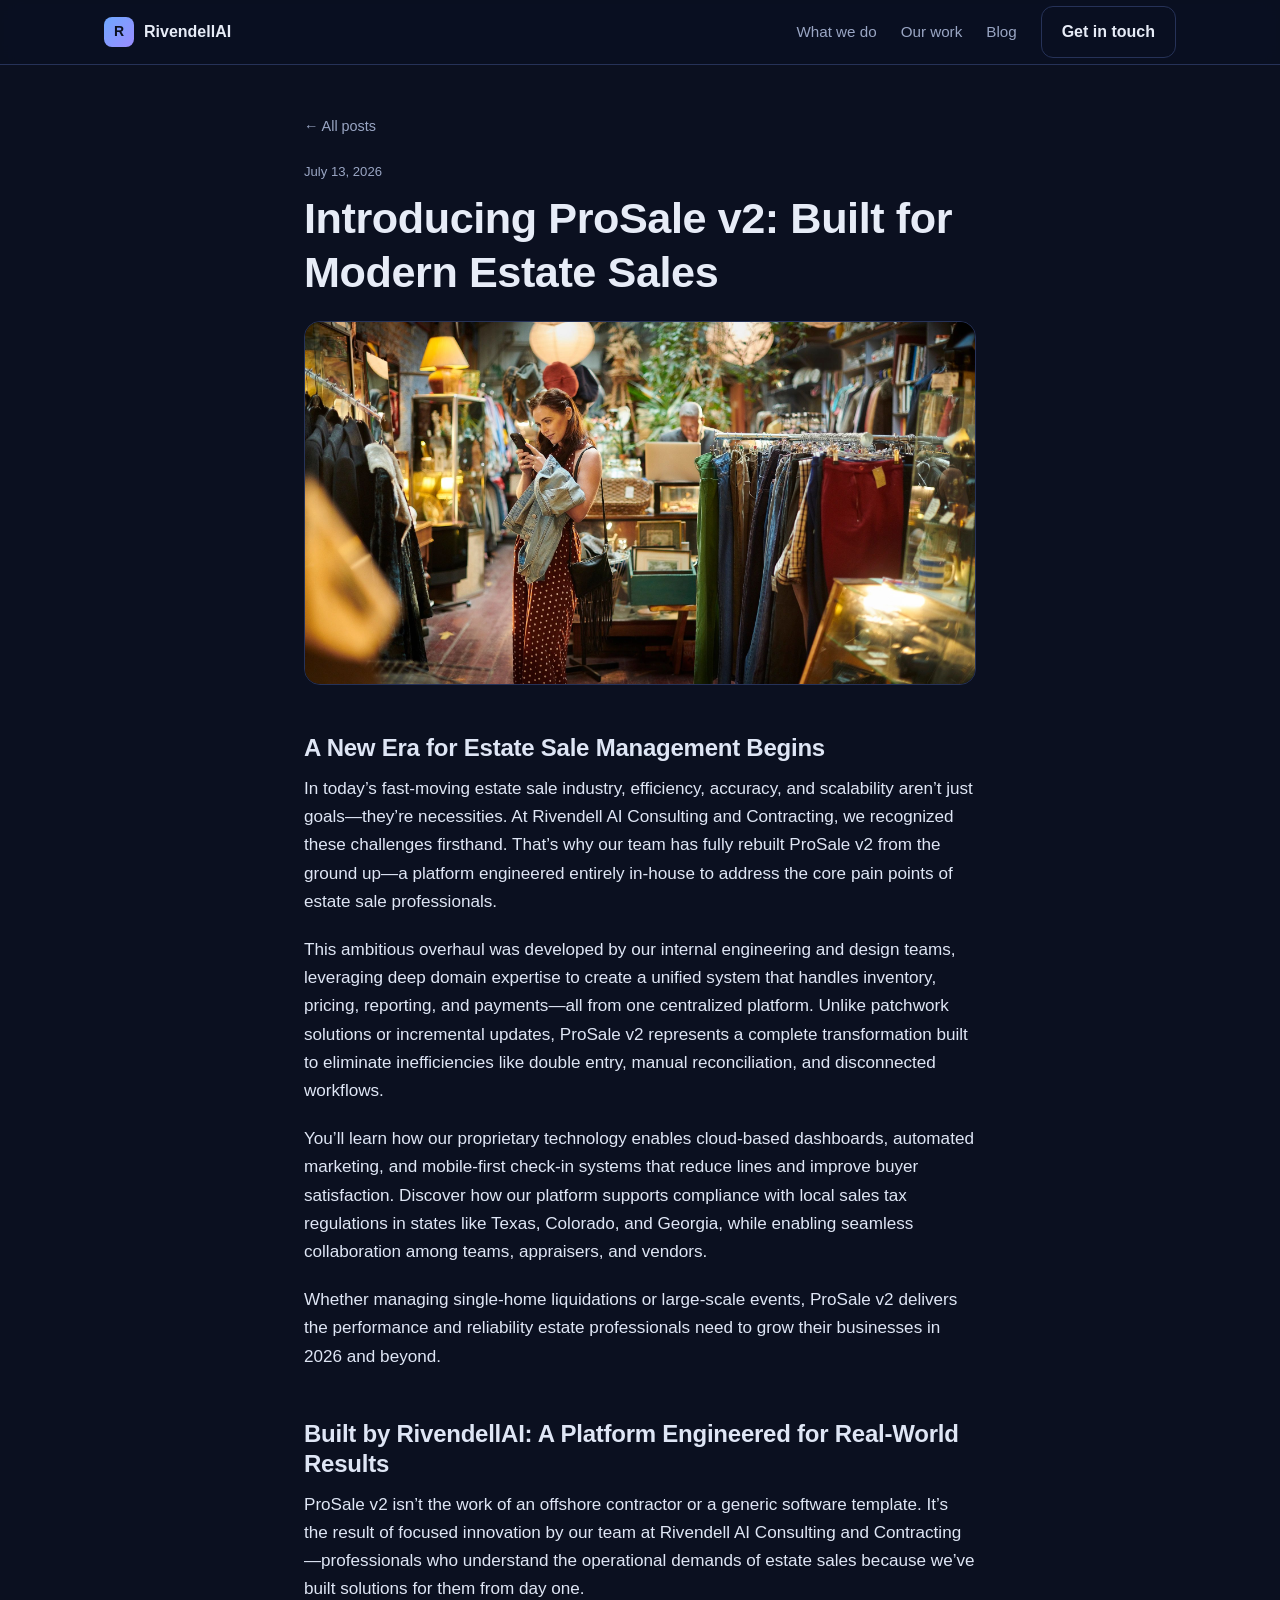
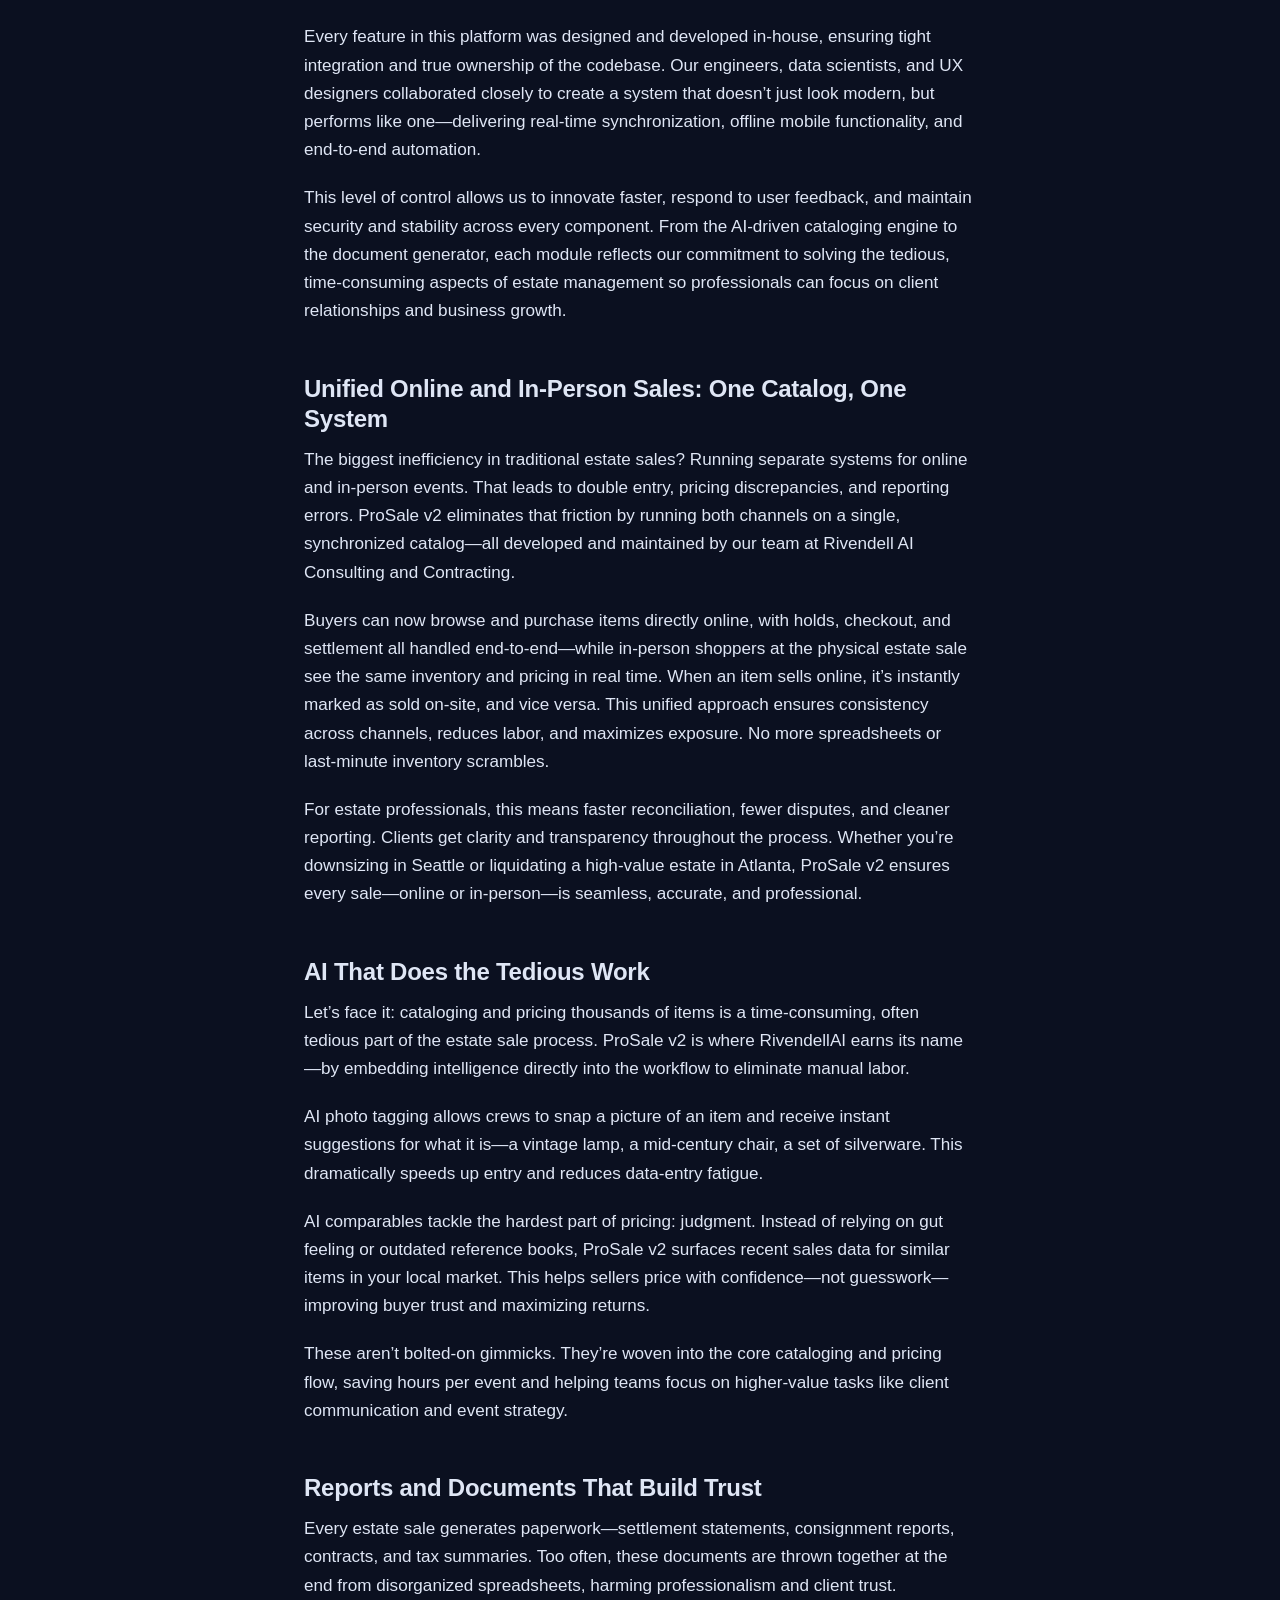
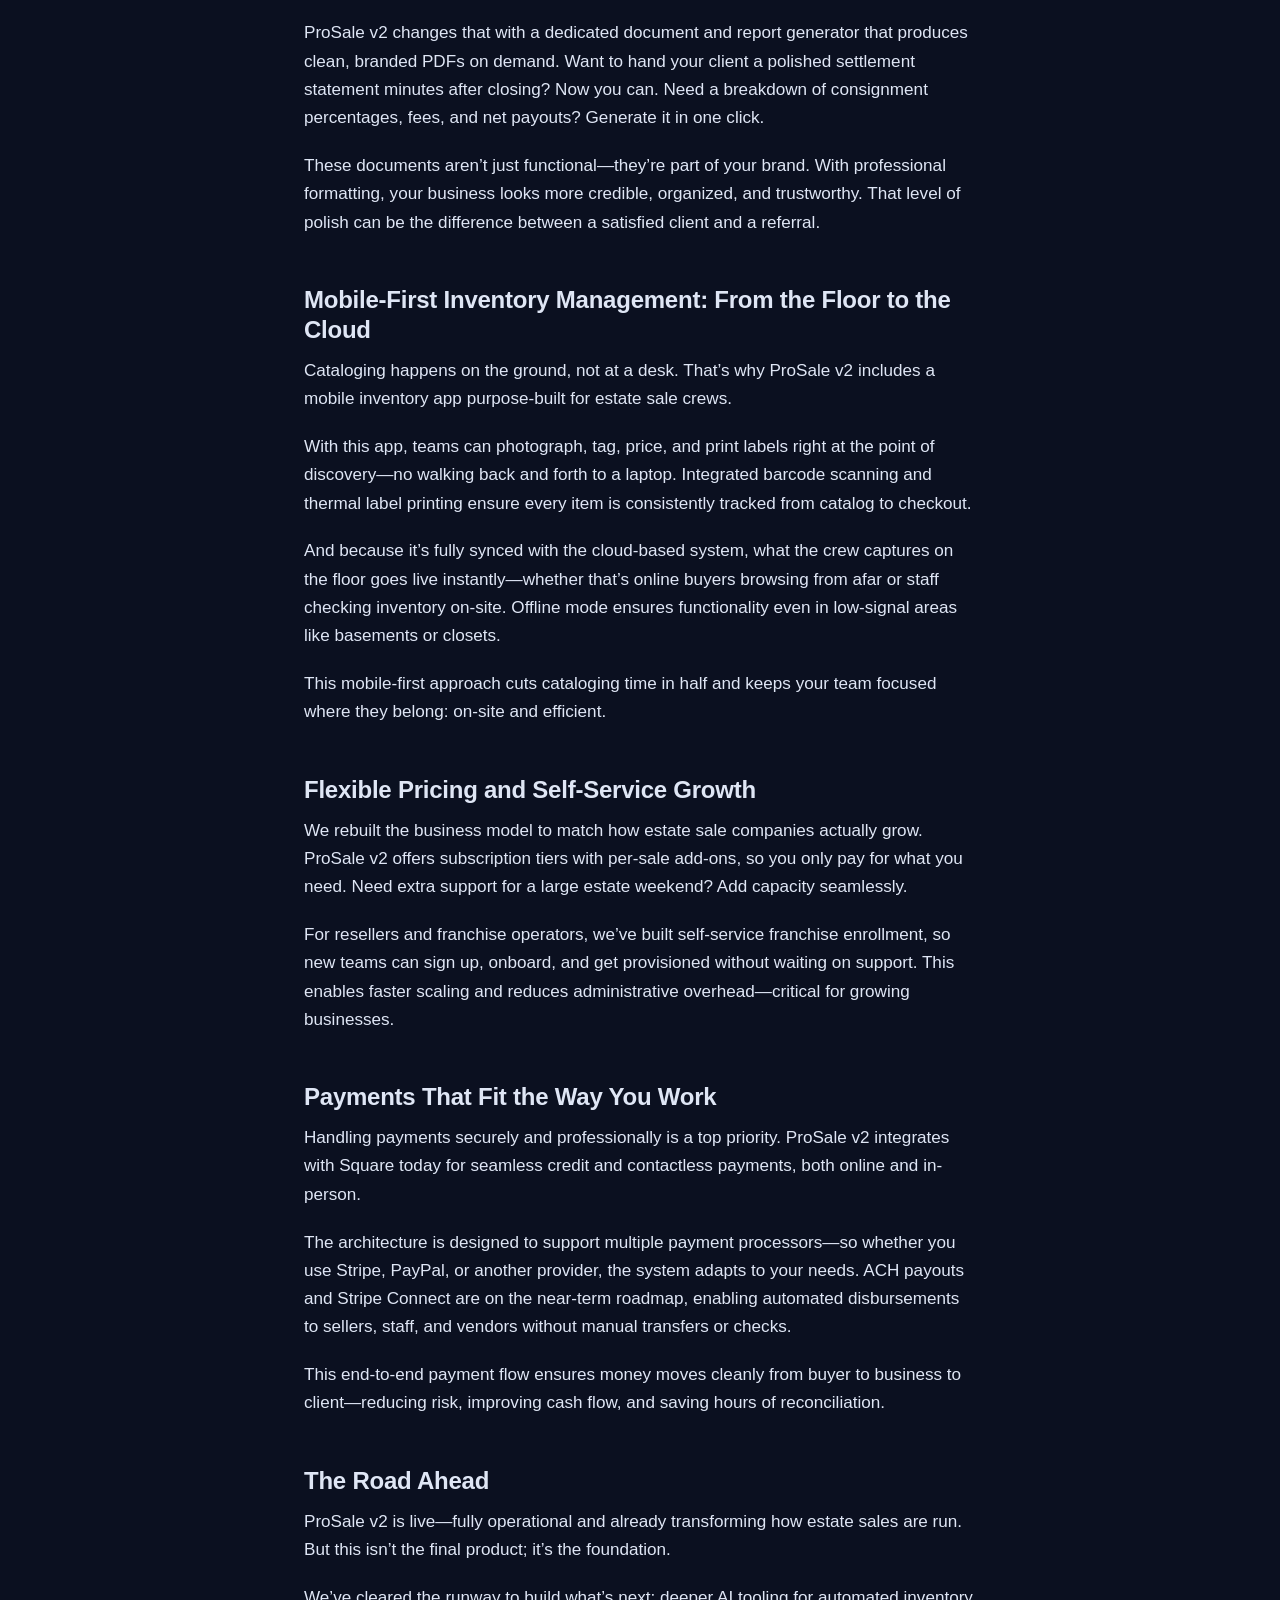
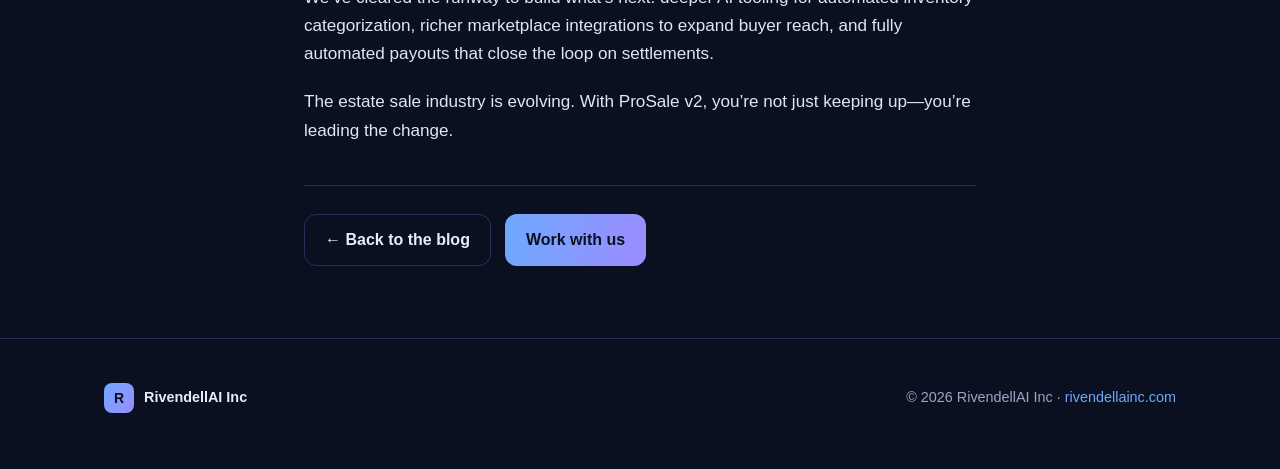
<file: blog/introducing-prosale-v2-built-for-modern-estate-sales.html>
<!DOCTYPE html>
<html lang="en">
<head>
<meta charset="UTF-8"/>
<meta name="viewport" content="width=device-width, initial-scale=1.0"/>
<title>Introducing ProSale v2: Built for Modern Estate Sales — RivendellAI</title>
<meta name="description" content="In today&#x27;s fast-moving estate sale industry, efficiency, accuracy, and scalability aren&#x27;t just goals—they&#x27;re necessities. At Rivendell AI Consulting and Co…"/>
<link rel="stylesheet" href="../blog.css"/>
</head>
<body>
<header><div class="wrap nav">
  <a class="brand" href="/"><span class="mark">R</span> RivendellAI</a>
  <span class="spacer"></span>
  <a class="link" href="/#services">What we do</a>
  <a class="link" href="/#work">Our work</a>
  <a class="link" href="/blog/">Blog</a>
  <a class="btn btn-ghost" href="/#contact">Get in touch</a>
</div></header>
<article class="post"><div class="wrap post-wrap">
  <a class="back" href="/blog/">← All posts</a>
  <div class="post-meta"><time>July 13, 2026</time></div>
  <h1>Introducing ProSale v2: Built for Modern Estate Sales</h1>
  <img class="post-cover" src="/blog/images/1366202964.jpg" alt=""/>
  <div class="prose"><h2>A New Era for Estate Sale Management Begins</h2>
<p>In today&rsquo;s fast-moving estate sale industry, efficiency, accuracy, and scalability aren&rsquo;t just goals—they&rsquo;re necessities. At Rivendell AI Consulting and Contracting, we recognized these challenges firsthand. That&rsquo;s why our team has fully rebuilt ProSale v2 from the ground up—a platform engineered entirely in-house to address the core pain points of estate sale professionals.</p>
<p>This ambitious overhaul was developed by our internal engineering and design teams, leveraging deep domain expertise to create a unified system that handles inventory, pricing, reporting, and payments—all from one centralized platform. Unlike patchwork solutions or incremental updates, ProSale v2 represents a complete transformation built to eliminate inefficiencies like double entry, manual reconciliation, and disconnected workflows.</p>
<p>You&rsquo;ll learn how our proprietary technology enables cloud-based dashboards, automated marketing, and mobile-first check-in systems that reduce lines and improve buyer satisfaction. Discover how our platform supports compliance with local sales tax regulations in states like Texas, Colorado, and Georgia, while enabling seamless collaboration among teams, appraisers, and vendors.</p>
<p>Whether managing single-home liquidations or large-scale events, ProSale v2 delivers the performance and reliability estate professionals need to grow their businesses in 2026 and beyond.</p>
<h2>Built by RivendellAI: A Platform Engineered for Real-World Results</h2>
<p>ProSale v2 isn&rsquo;t the work of an offshore contractor or a generic software template. It&rsquo;s the result of focused innovation by our team at Rivendell AI Consulting and Contracting—professionals who understand the operational demands of estate sales because we&rsquo;ve built solutions for them from day one.</p>
<p>Every feature in this platform was designed and developed in-house, ensuring tight integration and true ownership of the codebase. Our engineers, data scientists, and UX designers collaborated closely to create a system that doesn&rsquo;t just look modern, but performs like one—delivering real-time synchronization, offline mobile functionality, and end-to-end automation.</p>
<p>This level of control allows us to innovate faster, respond to user feedback, and maintain security and stability across every component. From the AI-driven cataloging engine to the document generator, each module reflects our commitment to solving the tedious, time-consuming aspects of estate management so professionals can focus on client relationships and business growth.</p>
<h2>Unified Online and In-Person Sales: One Catalog, One System</h2>
<p>The biggest inefficiency in traditional estate sales? Running separate systems for online and in-person events. That leads to double entry, pricing discrepancies, and reporting errors. ProSale v2 eliminates that friction by running both channels on a single, synchronized catalog—all developed and maintained by our team at Rivendell AI Consulting and Contracting.</p>
<p>Buyers can now browse and purchase items directly online, with holds, checkout, and settlement all handled end-to-end—while in-person shoppers at the physical estate sale see the same inventory and pricing in real time. When an item sells online, it&rsquo;s instantly marked as sold on-site, and vice versa. This unified approach ensures consistency across channels, reduces labor, and maximizes exposure. No more spreadsheets or last-minute inventory scrambles.</p>
<p>For estate professionals, this means faster reconciliation, fewer disputes, and cleaner reporting. Clients get clarity and transparency throughout the process. Whether you&rsquo;re downsizing in Seattle or liquidating a high-value estate in Atlanta, ProSale v2 ensures every sale—online or in-person—is seamless, accurate, and professional.</p>
<h2>AI That Does the Tedious Work</h2>
<p>Let&rsquo;s face it: cataloging and pricing thousands of items is a time-consuming, often tedious part of the estate sale process. ProSale v2 is where RivendellAI earns its name—by embedding intelligence directly into the workflow to eliminate manual labor.</p>
<p>AI photo tagging allows crews to snap a picture of an item and receive instant suggestions for what it is—a vintage lamp, a mid-century chair, a set of silverware. This dramatically speeds up entry and reduces data-entry fatigue.</p>
<p>AI comparables tackle the hardest part of pricing: judgment. Instead of relying on gut feeling or outdated reference books, ProSale v2 surfaces recent sales data for similar items in your local market. This helps sellers price with confidence—not guesswork—improving buyer trust and maximizing returns.</p>
<p>These aren&rsquo;t bolted-on gimmicks. They&rsquo;re woven into the core cataloging and pricing flow, saving hours per event and helping teams focus on higher-value tasks like client communication and event strategy.</p>
<h2>Reports and Documents That Build Trust</h2>
<p>Every estate sale generates paperwork—settlement statements, consignment reports, contracts, and tax summaries. Too often, these documents are thrown together at the end from disorganized spreadsheets, harming professionalism and client trust.</p>
<p>ProSale v2 changes that with a dedicated document and report generator that produces clean, branded PDFs on demand. Want to hand your client a polished settlement statement minutes after closing? Now you can. Need a breakdown of consignment percentages, fees, and net payouts? Generate it in one click.</p>
<p>These documents aren&rsquo;t just functional—they&rsquo;re part of your brand. With professional formatting, your business looks more credible, organized, and trustworthy. That level of polish can be the difference between a satisfied client and a referral.</p>
<h2>Mobile-First Inventory Management: From the Floor to the Cloud</h2>
<p>Cataloging happens on the ground, not at a desk. That&rsquo;s why ProSale v2 includes a mobile inventory app purpose-built for estate sale crews.</p>
<p>With this app, teams can photograph, tag, price, and print labels right at the point of discovery—no walking back and forth to a laptop. Integrated barcode scanning and thermal label printing ensure every item is consistently tracked from catalog to checkout.</p>
<p>And because it&rsquo;s fully synced with the cloud-based system, what the crew captures on the floor goes live instantly—whether that&rsquo;s online buyers browsing from afar or staff checking inventory on-site. Offline mode ensures functionality even in low-signal areas like basements or closets.</p>
<p>This mobile-first approach cuts cataloging time in half and keeps your team focused where they belong: on-site and efficient.</p>
<h2>Flexible Pricing and Self-Service Growth</h2>
<p>We rebuilt the business model to match how estate sale companies actually grow. ProSale v2 offers subscription tiers with per-sale add-ons, so you only pay for what you need. Need extra support for a large estate weekend? Add capacity seamlessly.</p>
<p>For resellers and franchise operators, we&rsquo;ve built self-service franchise enrollment, so new teams can sign up, onboard, and get provisioned without waiting on support. This enables faster scaling and reduces administrative overhead—critical for growing businesses.</p>
<h2>Payments That Fit the Way You Work</h2>
<p>Handling payments securely and professionally is a top priority. ProSale v2 integrates with Square today for seamless credit and contactless payments, both online and in-person.</p>
<p>The architecture is designed to support multiple payment processors—so whether you use Stripe, PayPal, or another provider, the system adapts to your needs. ACH payouts and Stripe Connect are on the near-term roadmap, enabling automated disbursements to sellers, staff, and vendors without manual transfers or checks.</p>
<p>This end-to-end payment flow ensures money moves cleanly from buyer to business to client—reducing risk, improving cash flow, and saving hours of reconciliation.</p>
<h2>The Road Ahead</h2>
<p>ProSale v2 is live—fully operational and already transforming how estate sales are run. But this isn&rsquo;t the final product; it&rsquo;s the foundation.</p>
<p>We&rsquo;ve cleared the runway to build what&rsquo;s next: deeper AI tooling for automated inventory categorization, richer marketplace integrations to expand buyer reach, and fully automated payouts that close the loop on settlements.</p>
<p>The estate sale industry is evolving. With ProSale v2, you&rsquo;re not just keeping up—you&rsquo;re leading the change.</p></div>
  <hr class="rule"/>
  <div class="post-cta">
    <a class="btn btn-ghost" href="/blog/">← Back to the blog</a>
    <a class="btn btn-primary" href="/#contact">Work with us</a>
  </div>
</div></article><footer><div class="wrap foot">
  <div class="brand"><span class="mark">R</span> RivendellAI&nbsp;Inc</div>
  <div>© <span id="yr">2026</span> RivendellAI Inc · <a href="/">rivendellainc.com</a></div>
</div></footer>
<script>document.getElementById('yr').textContent=new Date().getFullYear();</script>
</body></html>
</file>
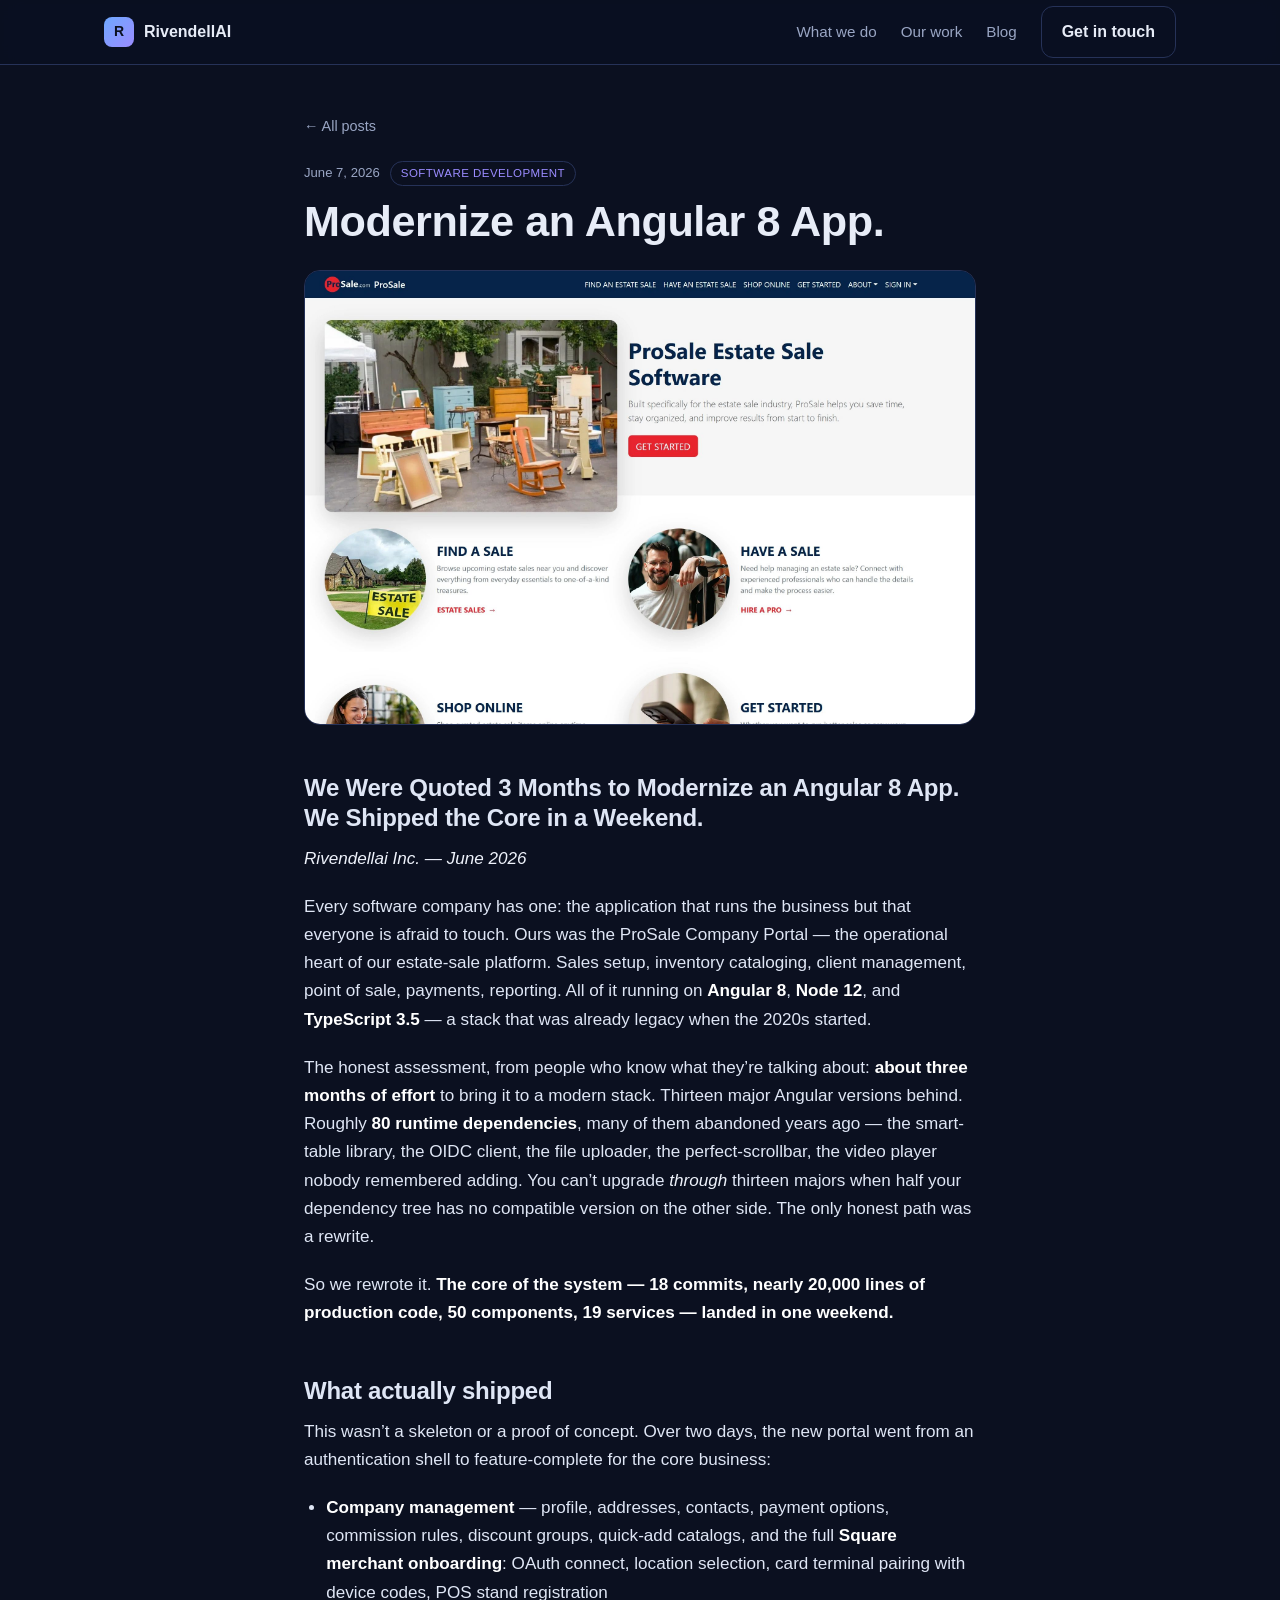
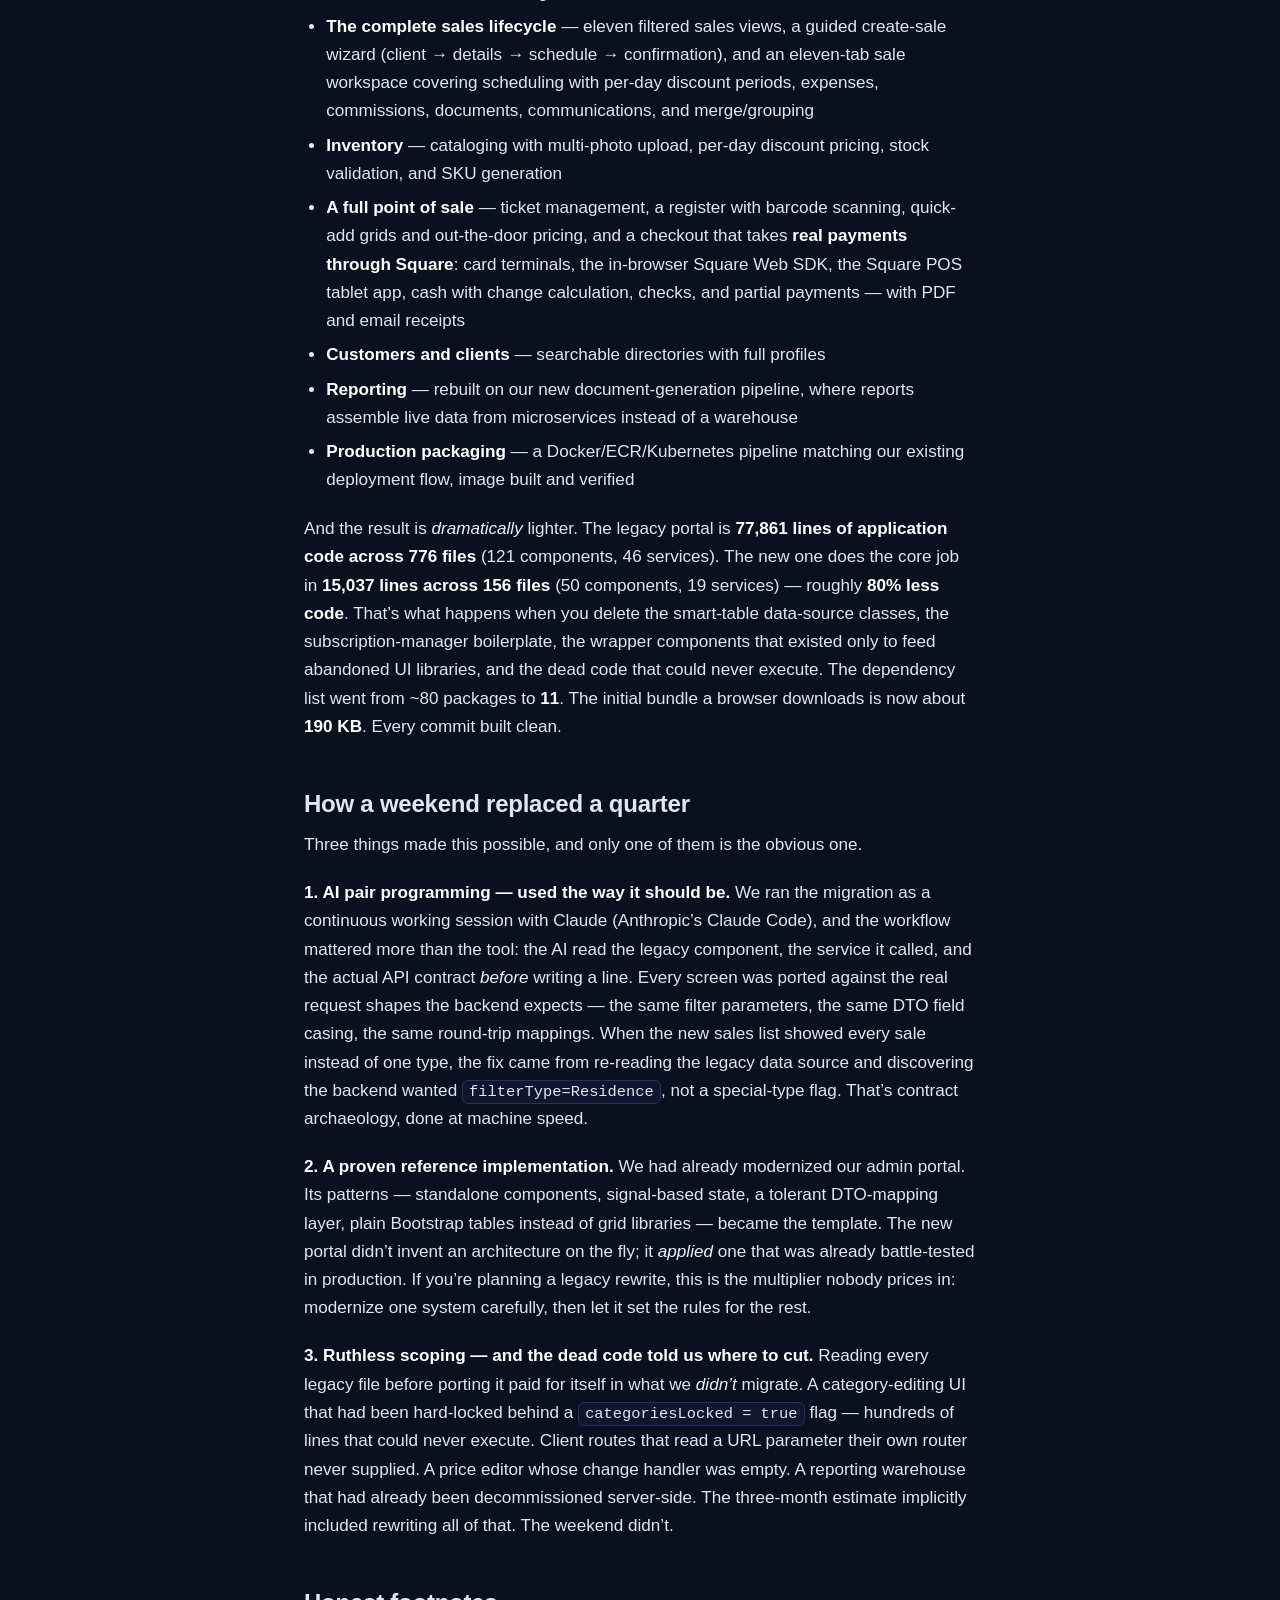
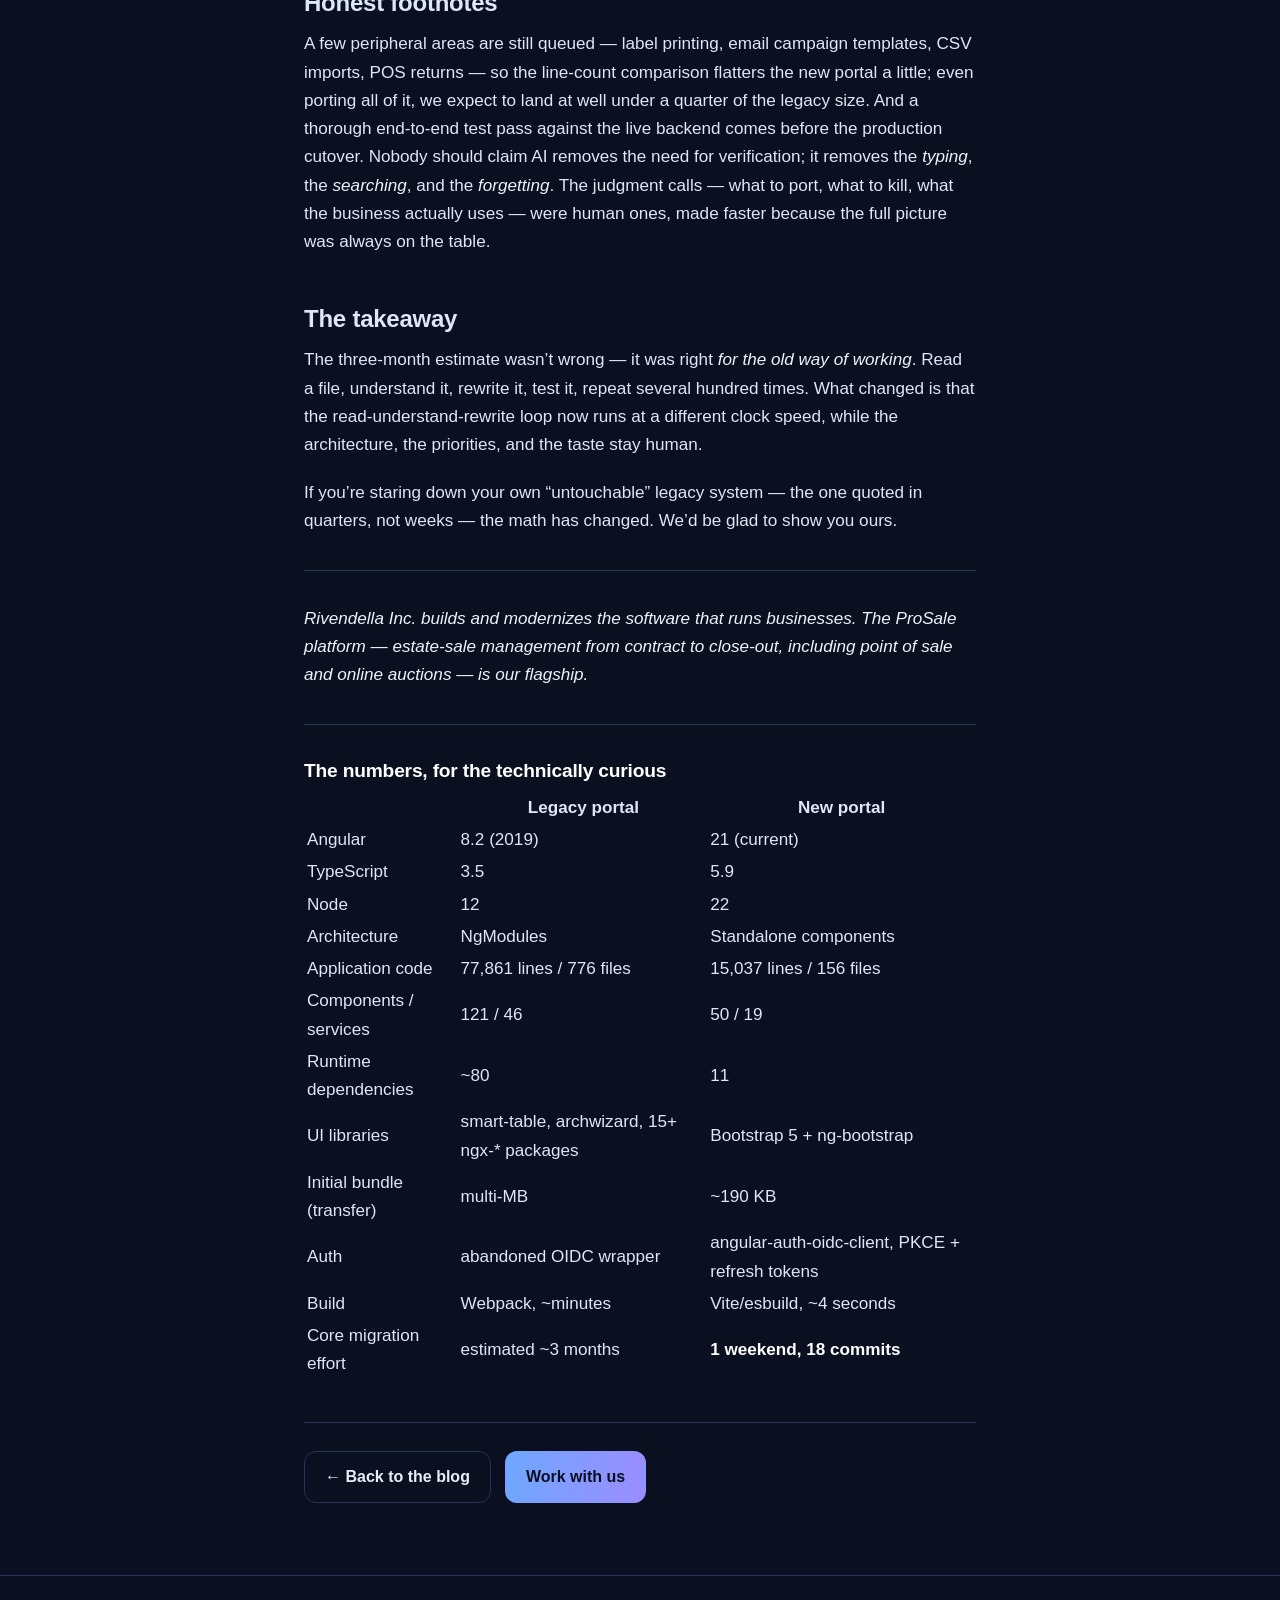
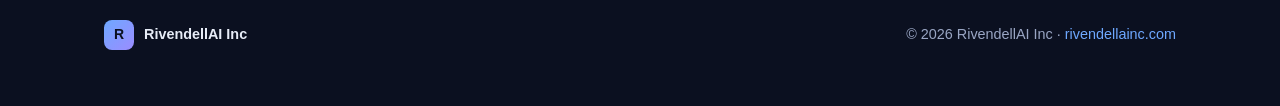
<file: blog/modernize-an-angular-8-app.html>
<!DOCTYPE html>
<html lang="en">
<head>
<meta charset="UTF-8"/>
<meta name="viewport" content="width=device-width, initial-scale=1.0"/>
<title>Modernize an Angular 8 App. — RivendellAI</title>
<meta name="description" content="Rivendellai Inc. — June 2026"/>
<link rel="stylesheet" href="../blog.css"/>
</head>
<body>
<header><div class="wrap nav">
  <a class="brand" href="/"><span class="mark">R</span> RivendellAI</a>
  <span class="spacer"></span>
  <a class="link" href="/#services">What we do</a>
  <a class="link" href="/#work">Our work</a>
  <a class="link" href="/blog/">Blog</a>
  <a class="btn btn-ghost" href="/#contact">Get in touch</a>
</div></header>
<article class="post"><div class="wrap post-wrap">
  <a class="back" href="/blog/">← All posts</a>
  <div class="post-meta"><time>June 7, 2026</time><span class="cat">Software development</span></div>
  <h1>Modernize an Angular 8 App.</h1>
  <img class="post-cover" src="/blog/images/Screenshot-2026-06-07-144949.jpg" alt=""/>
  <div class="prose"><h2>We Were Quoted 3 Months to Modernize an Angular 8 App. We Shipped the Core in a Weekend.</h2>
<p><em>Rivendellai Inc. — June 2026</em></p>
<p>Every software company has one: the application that runs the business but that everyone is afraid to touch. Ours was the ProSale Company Portal — the operational heart of our estate-sale platform. Sales setup, inventory cataloging, client management, point of sale, payments, reporting. All of it running on <strong>Angular 8</strong>, <strong>Node 12</strong>, and <strong>TypeScript 3.5</strong> — a stack that was already legacy when the 2020s started.</p>
<p>The honest assessment, from people who know what they&rsquo;re talking about: <strong>about three months of effort</strong> to bring it to a modern stack. Thirteen major Angular versions behind. Roughly <strong>80 runtime dependencies</strong>, many of them abandoned years ago — the smart-table library, the OIDC client, the file uploader, the perfect-scrollbar, the video player nobody remembered adding. You can&rsquo;t upgrade <em>through</em> thirteen majors when half your dependency tree has no compatible version on the other side. The only honest path was a rewrite.</p>
<p>So we rewrote it. <strong>The core of the system — 18 commits, nearly 20,000 lines of production code, 50 components, 19 services — landed in one weekend.</strong></p>
<h2>What actually shipped</h2>
<p>This wasn&rsquo;t a skeleton or a proof of concept. Over two days, the new portal went from an authentication shell to feature-complete for the core business:</p>
<ul>
<li><strong>Company management</strong> — profile, addresses, contacts, payment options, commission rules, discount groups, quick-add catalogs, and the full <strong>Square merchant onboarding</strong>: OAuth connect, location selection, card terminal pairing with device codes, POS stand registration</li>
<li><strong>The complete sales lifecycle</strong> — eleven filtered sales views, a guided create-sale wizard (client → details → schedule → confirmation), and an eleven-tab sale workspace covering scheduling with per-day discount periods, expenses, commissions, documents, communications, and merge/grouping</li>
<li><strong>Inventory</strong> — cataloging with multi-photo upload, per-day discount pricing, stock validation, and SKU generation</li>
<li><strong>A full point of sale</strong> — ticket management, a register with barcode scanning, quick-add grids and out-the-door pricing, and a checkout that takes <strong>real payments through Square</strong>: card terminals, the in-browser Square Web SDK, the Square POS tablet app, cash with change calculation, checks, and partial payments — with PDF and email receipts</li>
<li><strong>Customers and clients</strong> — searchable directories with full profiles</li>
<li><strong>Reporting</strong> — rebuilt on our new document-generation pipeline, where reports assemble live data from microservices instead of a warehouse</li>
<li><strong>Production packaging</strong> — a Docker/ECR/Kubernetes pipeline matching our existing deployment flow, image built and verified</li>
</ul>
<p>And the result is <em>dramatically</em> lighter. The legacy portal is <strong>77,861 lines of application code across 776 files</strong> (121 components, 46 services). The new one does the core job in <strong>15,037 lines across 156 files</strong> (50 components, 19 services) — roughly <strong>80% less code</strong>. That&rsquo;s what happens when you delete the smart-table data-source classes, the subscription-manager boilerplate, the wrapper components that existed only to feed abandoned UI libraries, and the dead code that could never execute. The dependency list went from ~80 packages to <strong>11</strong>. The initial bundle a browser downloads is now about <strong>190 KB</strong>. Every commit built clean.</p>
<h2>How a weekend replaced a quarter</h2>
<p>Three things made this possible, and only one of them is the obvious one.</p>
<p><strong>1. AI pair programming — used the way it should be.</strong> We ran the migration as a continuous working session with Claude (Anthropic&rsquo;s Claude Code), and the workflow mattered more than the tool: the AI read the legacy component, the service it called, and the actual API contract <em>before</em> writing a line. Every screen was ported against the real request shapes the backend expects — the same filter parameters, the same DTO field casing, the same round-trip mappings. When the new sales list showed every sale instead of one type, the fix came from re-reading the legacy data source and discovering the backend wanted <code>filterType=Residence</code>, not a special-type flag. That&rsquo;s contract archaeology, done at machine speed.</p>
<p><strong>2. A proven reference implementation.</strong> We had already modernized our admin portal. Its patterns — standalone components, signal-based state, a tolerant DTO-mapping layer, plain Bootstrap tables instead of grid libraries — became the template. The new portal didn&rsquo;t invent an architecture on the fly; it <em>applied</em> one that was already battle-tested in production. If you&rsquo;re planning a legacy rewrite, this is the multiplier nobody prices in: modernize one system carefully, then let it set the rules for the rest.</p>
<p><strong>3. Ruthless scoping — and the dead code told us where to cut.</strong> Reading every legacy file before porting it paid for itself in what we <em>didn&rsquo;t</em> migrate. A category-editing UI that had been hard-locked behind a <code>categoriesLocked = true</code> flag — hundreds of lines that could never execute. Client routes that read a URL parameter their own router never supplied. A price editor whose change handler was empty. A reporting warehouse that had already been decommissioned server-side. The three-month estimate implicitly included rewriting all of that. The weekend didn&rsquo;t.</p>
<h2>Honest footnotes</h2>
<p>A few peripheral areas are still queued — label printing, email campaign templates, CSV imports, POS returns — so the line-count comparison flatters the new portal a little; even porting all of it, we expect to land at well under a quarter of the legacy size. And a thorough end-to-end test pass against the live backend comes before the production cutover. Nobody should claim AI removes the need for verification; it removes the <em>typing</em>, the <em>searching</em>, and the <em>forgetting</em>. The judgment calls — what to port, what to kill, what the business actually uses — were human ones, made faster because the full picture was always on the table.</p>
<h2>The takeaway</h2>
<p>The three-month estimate wasn&rsquo;t wrong — it was right <em>for the old way of working</em>. Read a file, understand it, rewrite it, test it, repeat several hundred times. What changed is that the read-understand-rewrite loop now runs at a different clock speed, while the architecture, the priorities, and the taste stay human.</p>
<p>If you&rsquo;re staring down your own &ldquo;untouchable&rdquo; legacy system — the one quoted in quarters, not weeks — the math has changed. We&rsquo;d be glad to show you ours.</p>
<hr />
<p><em>Rivendella Inc. builds and modernizes the software that runs businesses. The ProSale platform — estate-sale management from contract to close-out, including point of sale and online auctions — is our flagship.</em></p>
<hr />
<h3>The numbers, for the technically curious</h3>
<table>
<thead>
<tr>
<th></th>
<th>Legacy portal</th>
<th>New portal</th>
</tr>
</thead>
<tbody>
<tr>
<td>Angular</td>
<td>8.2 (2019)</td>
<td>21 (current)</td>
</tr>
<tr>
<td>TypeScript</td>
<td>3.5</td>
<td>5.9</td>
</tr>
<tr>
<td>Node</td>
<td>12</td>
<td>22</td>
</tr>
<tr>
<td>Architecture</td>
<td>NgModules</td>
<td>Standalone components</td>
</tr>
<tr>
<td>Application code</td>
<td>77,861 lines / 776 files</td>
<td>15,037 lines / 156 files</td>
</tr>
<tr>
<td>Components / services</td>
<td>121 / 46</td>
<td>50 / 19</td>
</tr>
<tr>
<td>Runtime dependencies</td>
<td>~80</td>
<td>11</td>
</tr>
<tr>
<td>UI libraries</td>
<td>smart-table, archwizard, 15+ ngx-* packages</td>
<td>Bootstrap 5 + ng-bootstrap</td>
</tr>
<tr>
<td>Initial bundle (transfer)</td>
<td>multi-MB</td>
<td>~190 KB</td>
</tr>
<tr>
<td>Auth</td>
<td>abandoned OIDC wrapper</td>
<td>angular-auth-oidc-client, PKCE + refresh tokens</td>
</tr>
<tr>
<td>Build</td>
<td>Webpack, ~minutes</td>
<td>Vite/esbuild, ~4 seconds</td>
</tr>
<tr>
<td>Core migration effort</td>
<td>estimated ~3 months</td>
<td><strong>1 weekend, 18 commits</strong></td>
</tr>
</tbody>
</table></div>
  <hr class="rule"/>
  <div class="post-cta">
    <a class="btn btn-ghost" href="/blog/">← Back to the blog</a>
    <a class="btn btn-primary" href="/#contact">Work with us</a>
  </div>
</div></article><footer><div class="wrap foot">
  <div class="brand"><span class="mark">R</span> RivendellAI&nbsp;Inc</div>
  <div>© <span id="yr">2026</span> RivendellAI Inc · <a href="/">rivendellainc.com</a></div>
</div></footer>
<script>document.getElementById('yr').textContent=new Date().getFullYear();</script>
</body></html>
</file>
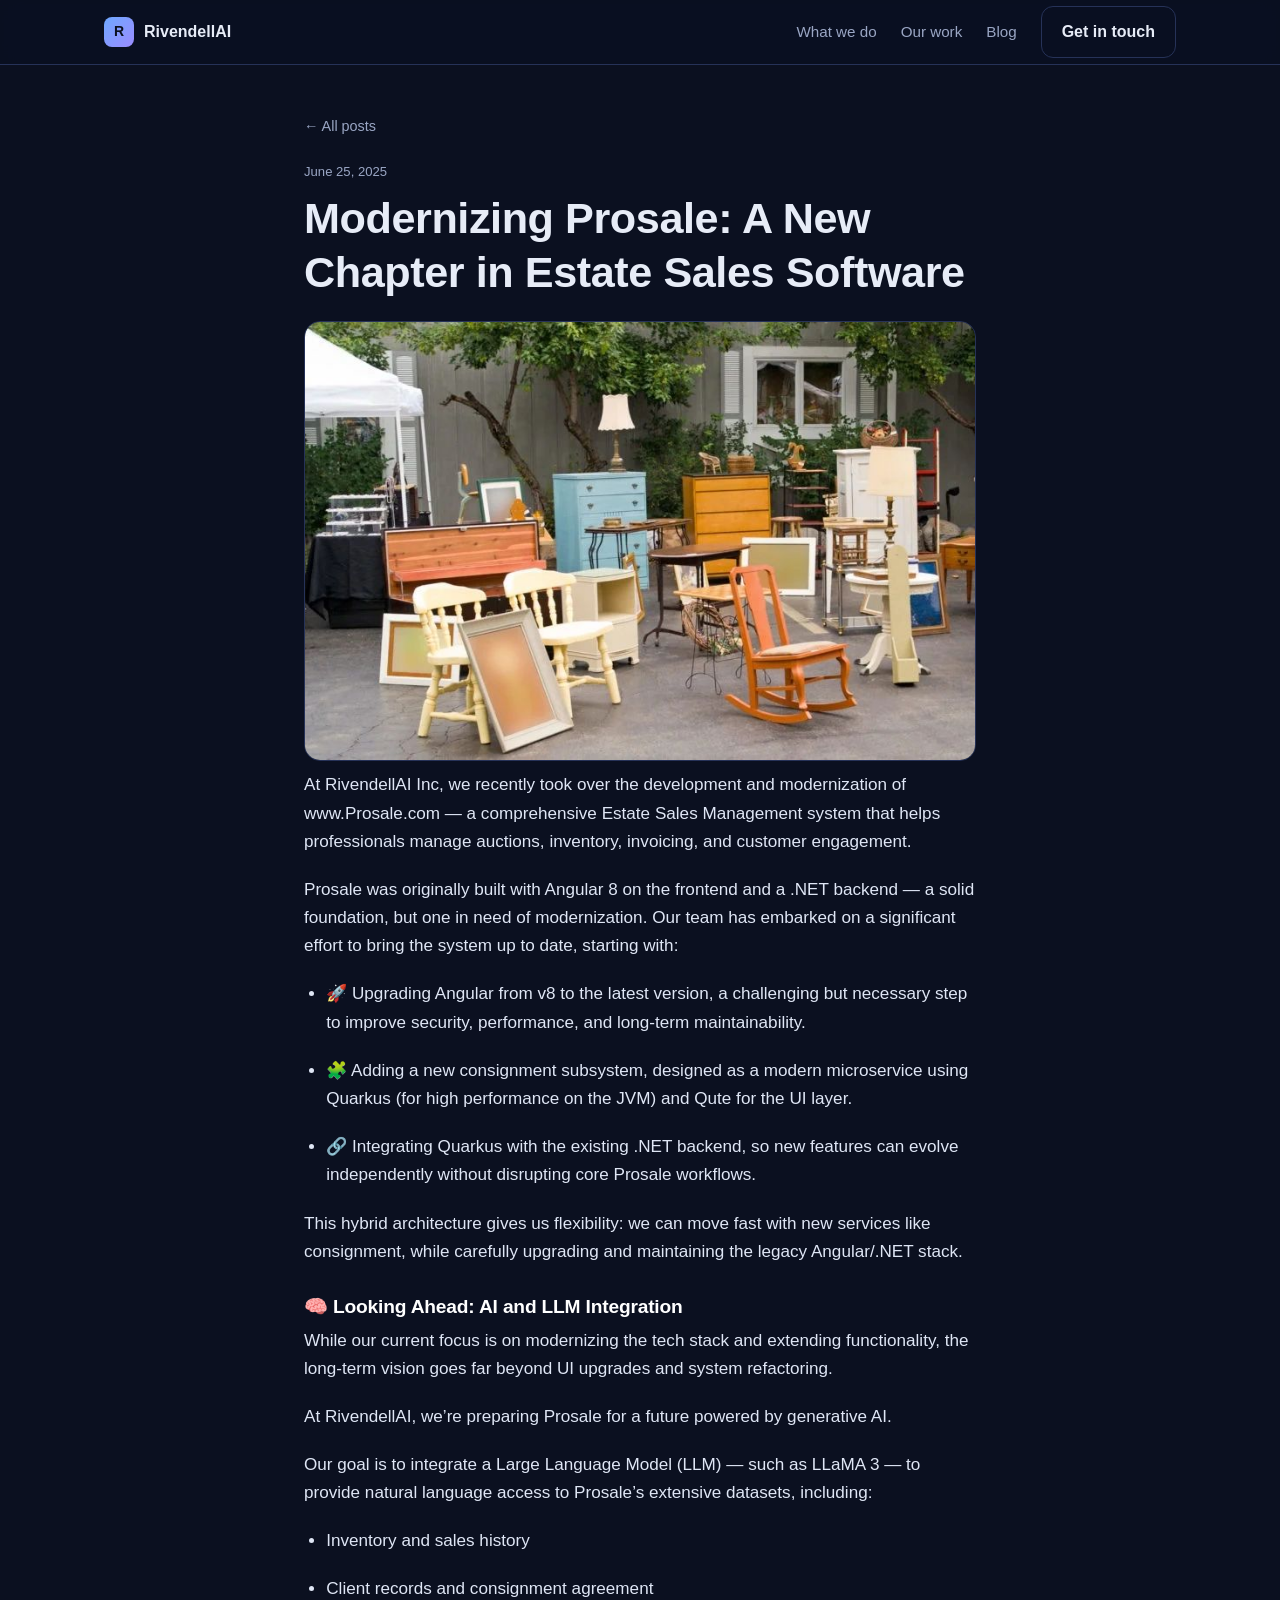
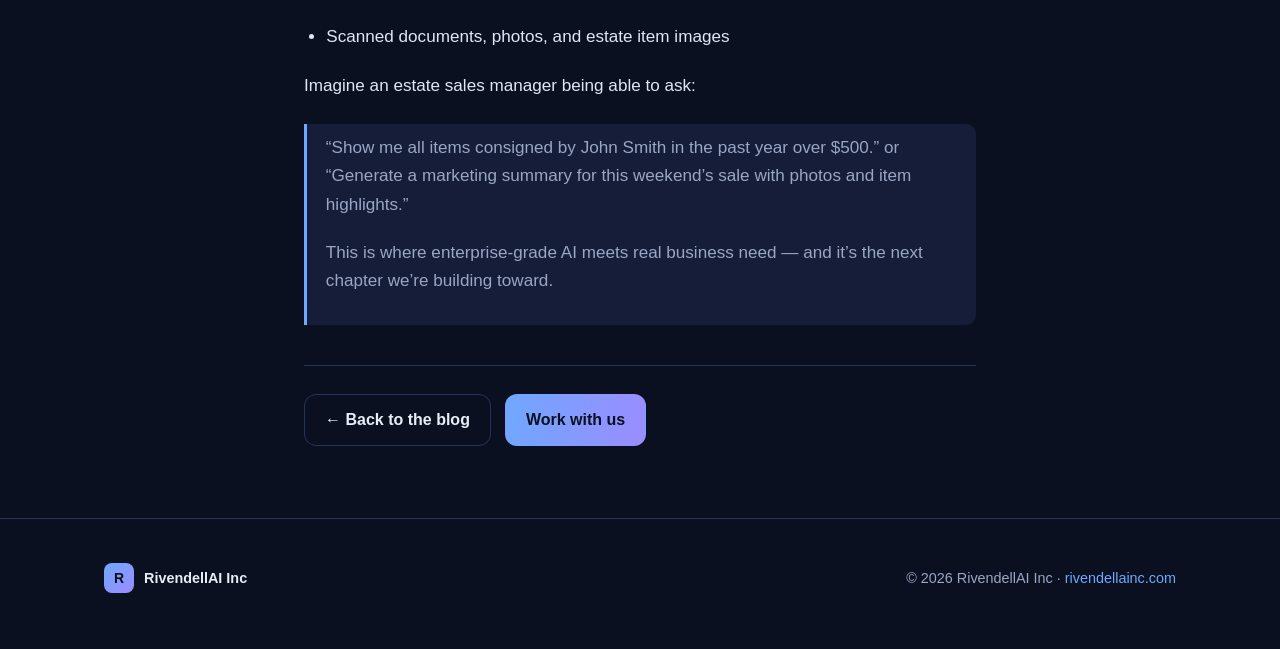
<file: blog/modernizing-prosale-a-new-chapter-in-estate-sales-software.html>
<!DOCTYPE html>
<html lang="en">
<head>
<meta charset="UTF-8"/>
<meta name="viewport" content="width=device-width, initial-scale=1.0"/>
<title>Modernizing Prosale: A New Chapter in Estate Sales Software — RivendellAI</title>
<meta name="description" content="At RivendellAI Inc, we recently took over the development and modernization of www.Prosale.com — a comprehensive Estate Sales Management system that helps …"/>
<link rel="stylesheet" href="../blog.css"/>
</head>
<body>
<header><div class="wrap nav">
  <a class="brand" href="/"><span class="mark">R</span> RivendellAI</a>
  <span class="spacer"></span>
  <a class="link" href="/#services">What we do</a>
  <a class="link" href="/#work">Our work</a>
  <a class="link" href="/blog/">Blog</a>
  <a class="btn btn-ghost" href="/#contact">Get in touch</a>
</div></header>
<article class="post"><div class="wrap post-wrap">
  <a class="back" href="/blog/">← All posts</a>
  <div class="post-meta"><time>June 25, 2025</time></div>
  <h1>Modernizing Prosale: A New Chapter in Estate Sales Software</h1>
  <img class="post-cover" src="/blog/images/iStock-104698236-1-768x503.jpg" alt=""/>
  <div class="prose"><p>At RivendellAI Inc, we recently took over the development and modernization of www.Prosale.com — a comprehensive Estate Sales Management system that helps professionals manage auctions, inventory, invoicing, and customer engagement.</p>
<p>Prosale was originally built with Angular 8 on the frontend and a .NET backend — a solid foundation, but one in need of modernization. Our team has embarked on a significant effort to bring the system up to date, starting with:</p>
<ul>
<li>
<p>🚀 Upgrading Angular from v8 to the latest version, a challenging but necessary step to improve security, performance, and long-term maintainability.</p>
</li>
<li>
<p>🧩 Adding a new consignment subsystem, designed as a modern microservice using Quarkus (for high performance on the JVM) and Qute for the UI layer.</p>
</li>
<li>
<p>🔗 Integrating Quarkus with the existing .NET backend, so new features can evolve independently without disrupting core Prosale workflows.</p>
</li>
</ul>
<p>This hybrid architecture gives us flexibility: we can move fast with new services like consignment, while carefully upgrading and maintaining the legacy Angular/.NET stack.</p>
<h3>🧠 Looking Ahead: AI and LLM Integration</h3>
<p>While our current focus is on modernizing the tech stack and extending functionality, the long-term vision goes far beyond UI upgrades and system refactoring.</p>
<p>At RivendellAI, we&rsquo;re preparing Prosale for a future powered by generative AI.</p>
<p>Our goal is to integrate a Large Language Model (LLM) — such as LLaMA 3 — to provide natural language access to Prosale&rsquo;s extensive datasets, including:</p>
<ul>
<li>
<p>Inventory and sales history</p>
</li>
<li>
<p>Client records and consignment agreement</p>
</li>
<li>
<p>Scanned documents, photos, and estate item images</p>
</li>
</ul>
<p>Imagine an estate sales manager being able to ask:</p>
<blockquote>
<p>&ldquo;Show me all items consigned by John Smith in the past year over $500.&rdquo;
or
 &ldquo;Generate a marketing summary for this weekend&rsquo;s sale with photos and item highlights.&rdquo;</p>
<p>This is where enterprise-grade AI meets real business need — and it&rsquo;s the next chapter we&rsquo;re building toward.</p>
</blockquote></div>
  <hr class="rule"/>
  <div class="post-cta">
    <a class="btn btn-ghost" href="/blog/">← Back to the blog</a>
    <a class="btn btn-primary" href="/#contact">Work with us</a>
  </div>
</div></article><footer><div class="wrap foot">
  <div class="brand"><span class="mark">R</span> RivendellAI&nbsp;Inc</div>
  <div>© <span id="yr">2026</span> RivendellAI Inc · <a href="/">rivendellainc.com</a></div>
</div></footer>
<script>document.getElementById('yr').textContent=new Date().getFullYear();</script>
</body></html>
</file>
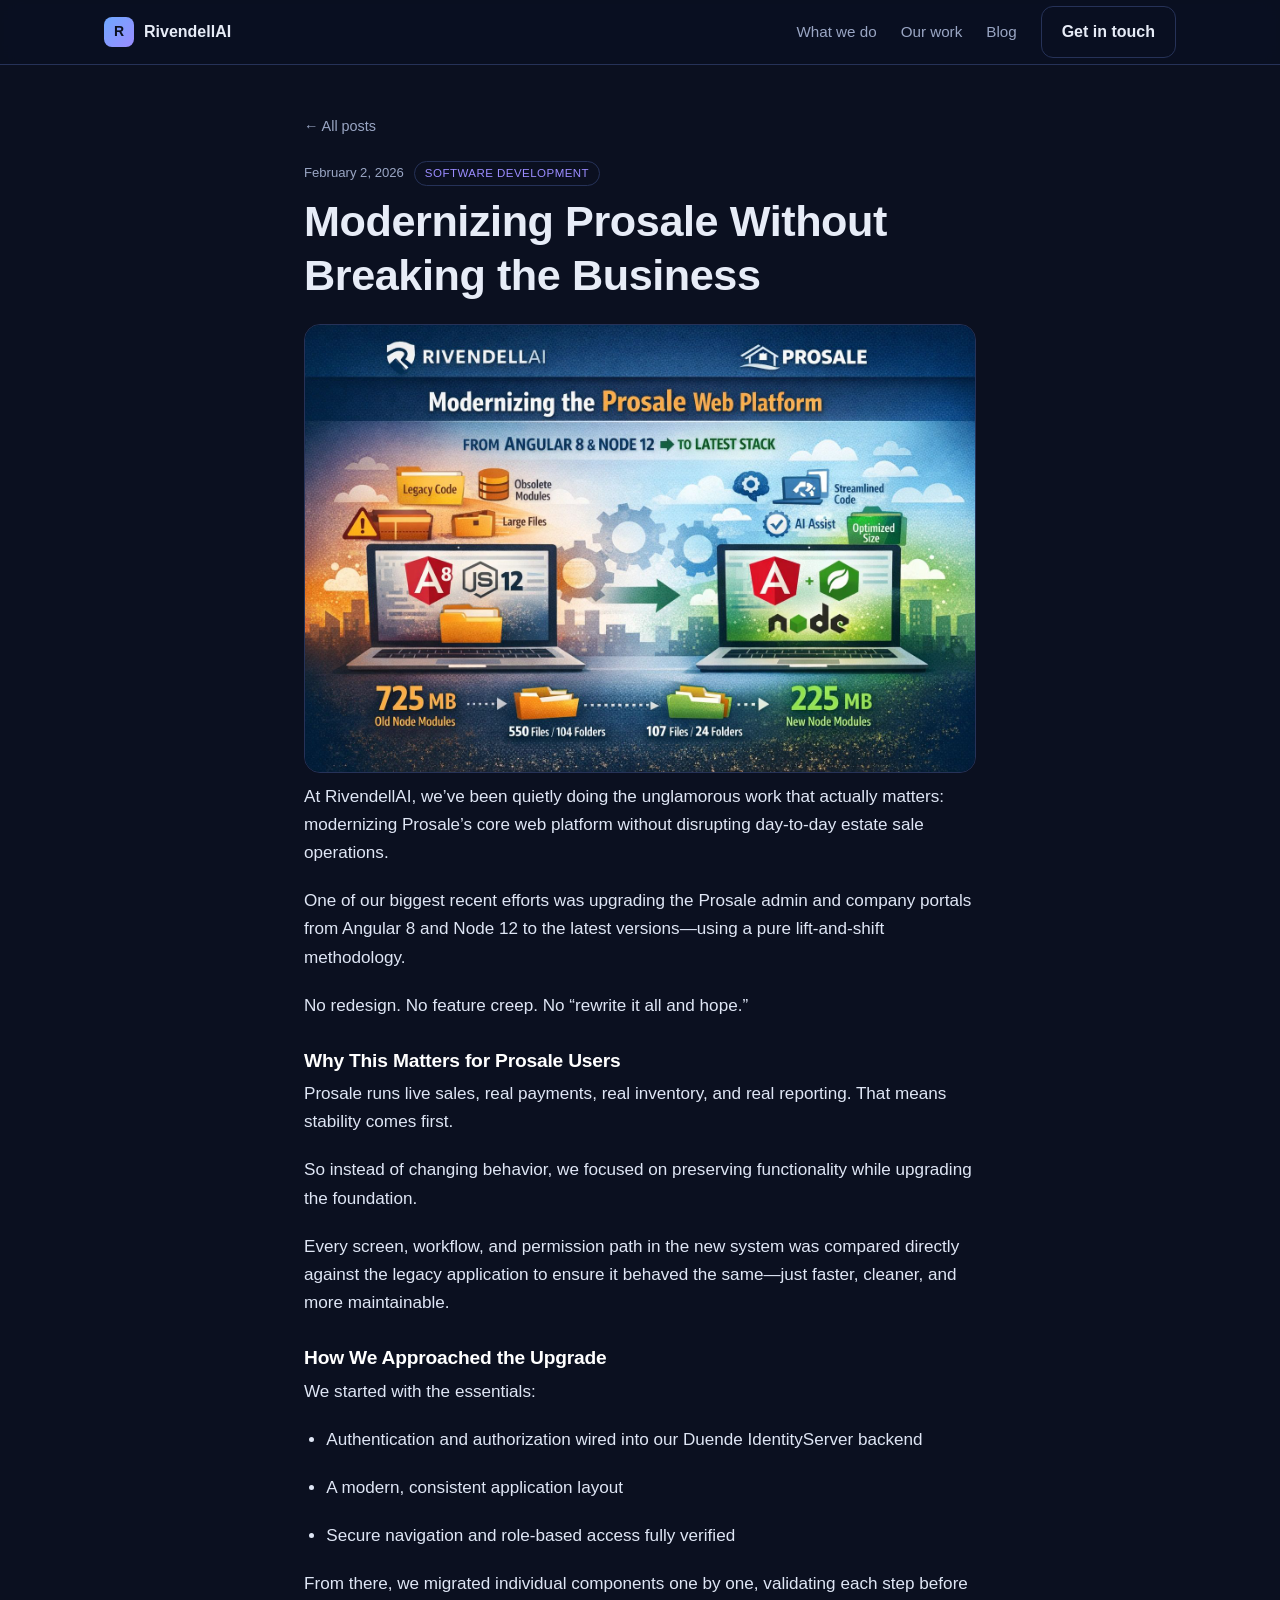
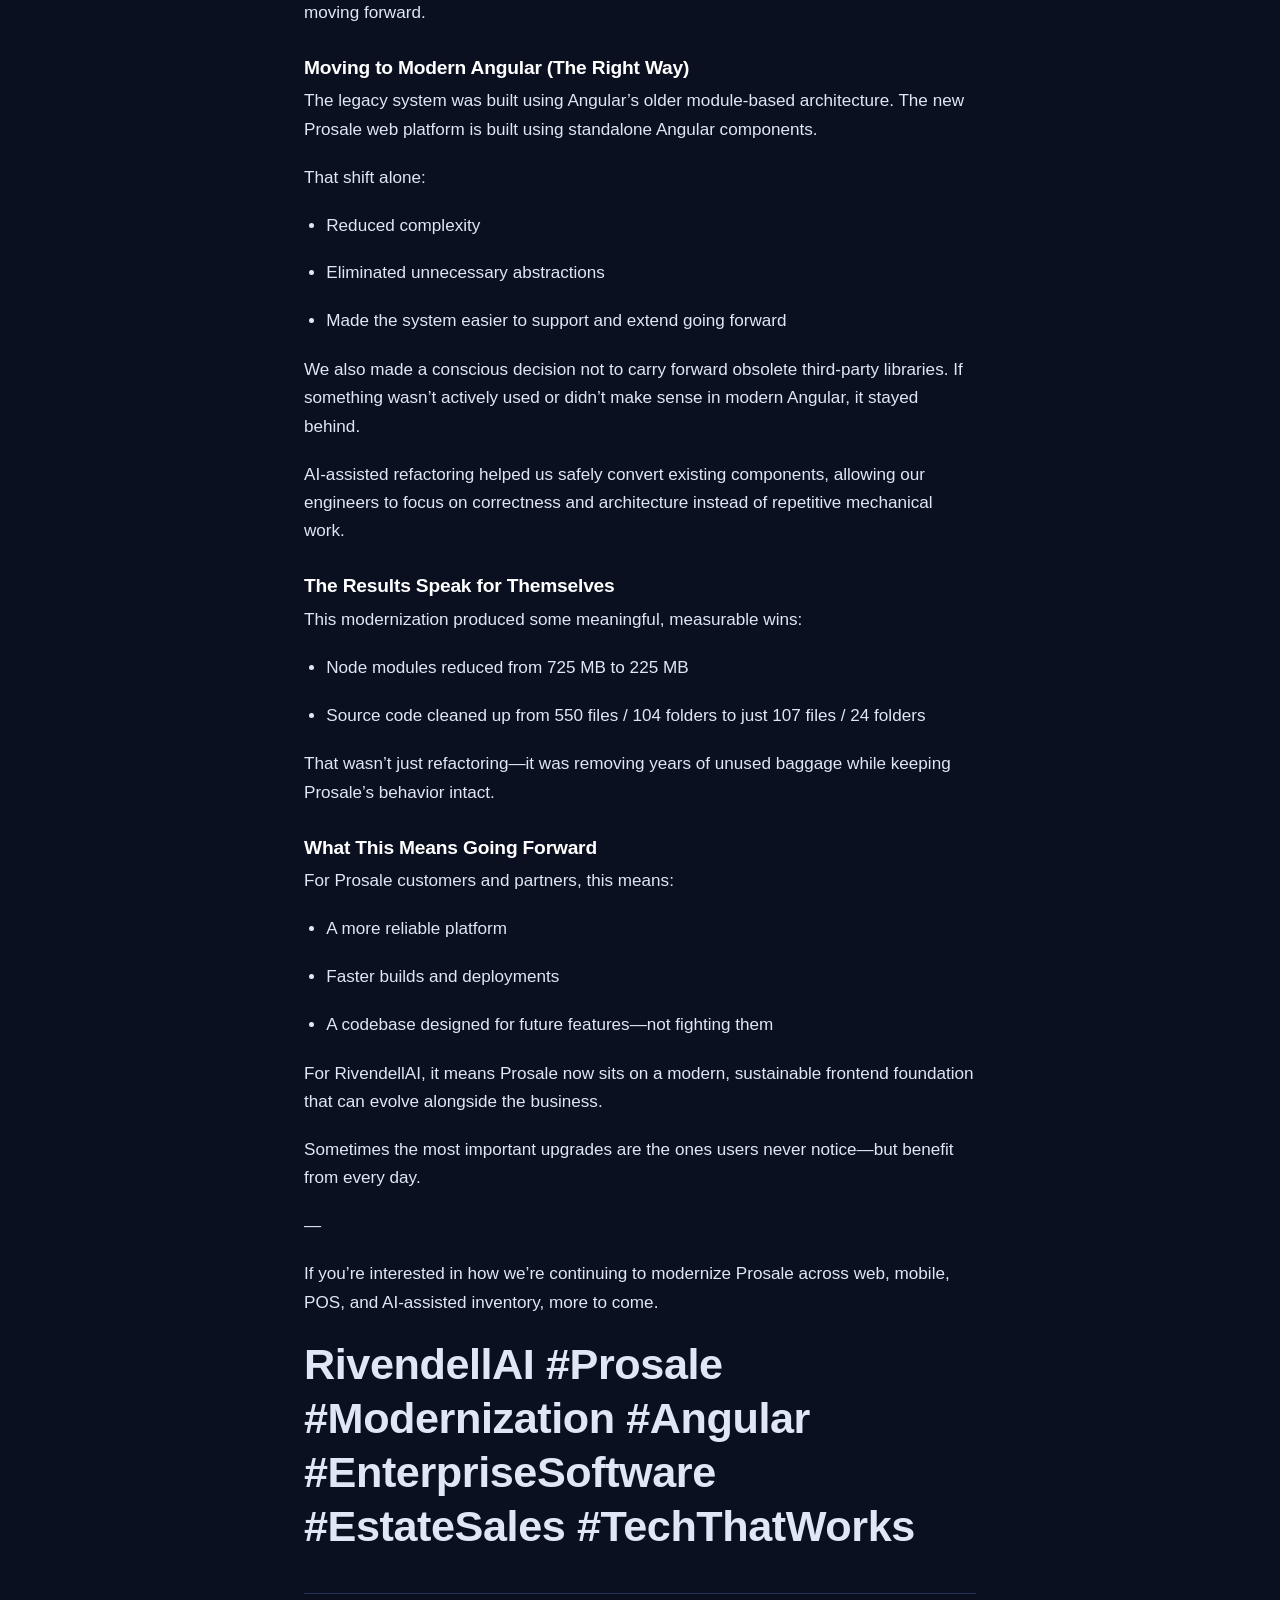
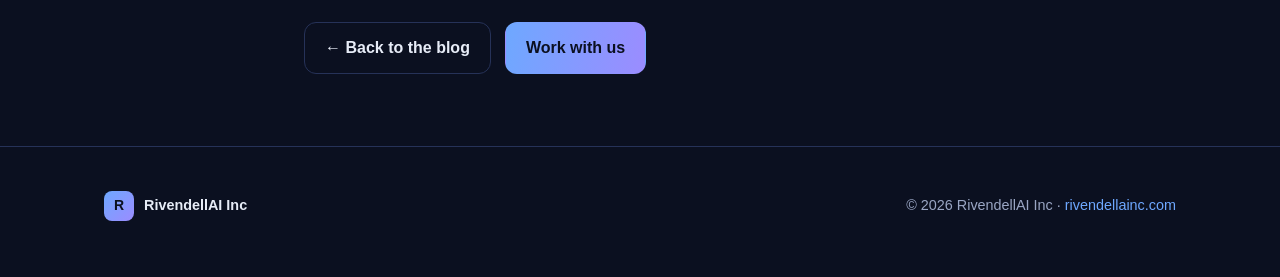
<file: blog/modernizing-prosale-without-breaking-the-business.html>
<!DOCTYPE html>
<html lang="en">
<head>
<meta charset="UTF-8"/>
<meta name="viewport" content="width=device-width, initial-scale=1.0"/>
<title>Modernizing Prosale Without Breaking the Business — RivendellAI</title>
<meta name="description" content="At RivendellAI, we&#x27;ve been quietly doing the unglamorous work that actually matters: modernizing Prosale&#x27;s core web platform without disrupting day-to-day …"/>
<link rel="stylesheet" href="../blog.css"/>
</head>
<body>
<header><div class="wrap nav">
  <a class="brand" href="/"><span class="mark">R</span> RivendellAI</a>
  <span class="spacer"></span>
  <a class="link" href="/#services">What we do</a>
  <a class="link" href="/#work">Our work</a>
  <a class="link" href="/blog/">Blog</a>
  <a class="btn btn-ghost" href="/#contact">Get in touch</a>
</div></header>
<article class="post"><div class="wrap post-wrap">
  <a class="back" href="/blog/">← All posts</a>
  <div class="post-meta"><time>February 2, 2026</time><span class="cat">Software development</span></div>
  <h1>Modernizing Prosale Without Breaking the Business</h1>
  <img class="post-cover" src="/blog/images/Angular8Upgrade.jpg" alt=""/>
  <div class="prose"><p>At RivendellAI, we&rsquo;ve been quietly doing the unglamorous work that actually matters:
 modernizing Prosale&rsquo;s core web platform without disrupting day-to-day estate sale operations.</p>
<p>One of our biggest recent efforts was upgrading the Prosale admin and company portals from Angular 8 and Node 12 to the latest versions—using a pure lift-and-shift methodology.</p>
<p>No redesign.
No feature creep.
No &ldquo;rewrite it all and hope.&rdquo;</p>
<h3>Why This Matters for Prosale Users</h3>
<p>Prosale runs live sales, real payments, real inventory, and real reporting. That means stability comes first.</p>
<p>So instead of changing behavior, we focused on preserving functionality while upgrading the foundation.</p>
<p>Every screen, workflow, and permission path in the new system was compared directly against the legacy application to ensure it behaved the same—just faster, cleaner, and more maintainable.</p>
<h3>How We Approached the Upgrade</h3>
<p>We started with the essentials:</p>
<ul>
<li>
<p>Authentication and authorization wired into our Duende IdentityServer backend</p>
</li>
<li>
<p>A modern, consistent application layout</p>
</li>
<li>
<p>Secure navigation and role-based access fully verified</p>
</li>
</ul>
<p>From there, we migrated individual components one by one, validating each step before moving forward.</p>
<h3>Moving to Modern Angular (The Right Way)</h3>
<p>The legacy system was built using Angular&rsquo;s older module-based architecture.
The new Prosale web platform is built using standalone Angular components.</p>
<p>That shift alone:</p>
<ul>
<li>
<p>Reduced complexity</p>
</li>
<li>
<p>Eliminated unnecessary abstractions</p>
</li>
<li>
<p>Made the system easier to support and extend going forward</p>
</li>
</ul>
<p>We also made a conscious decision not to carry forward obsolete third-party libraries. If something wasn&rsquo;t actively used or didn&rsquo;t make sense in modern Angular, it stayed behind.</p>
<p>AI-assisted refactoring helped us safely convert existing components, allowing our engineers to focus on correctness and architecture instead of repetitive mechanical work.</p>
<h3>The Results Speak for Themselves</h3>
<p>This modernization produced some meaningful, measurable wins:</p>
<ul>
<li>
<p>Node modules reduced from 725 MB to 225 MB</p>
</li>
<li>
<p>Source code cleaned up from 550 files / 104 folders to just 107 files / 24 folders</p>
</li>
</ul>
<p>That wasn&rsquo;t just refactoring—it was removing years of unused baggage while keeping Prosale&rsquo;s behavior intact.</p>
<h3>What This Means Going Forward</h3>
<p>For Prosale customers and partners, this means:</p>
<ul>
<li>
<p>A more reliable platform</p>
</li>
<li>
<p>Faster builds and deployments</p>
</li>
<li>
<p>A codebase designed for future features—not fighting them</p>
</li>
</ul>
<p>For RivendellAI, it means Prosale now sits on a modern, sustainable frontend foundation that can evolve alongside the business.</p>
<p>Sometimes the most important upgrades are the ones users never notice—but benefit from every day.</p>
<p>—</p>
<p>If you&rsquo;re interested in how we&rsquo;re continuing to modernize Prosale across web, mobile, POS, and AI-assisted inventory, more to come.</p>
<h1>RivendellAI #Prosale #Modernization #Angular #EnterpriseSoftware #EstateSales #TechThatWorks</h1></div>
  <hr class="rule"/>
  <div class="post-cta">
    <a class="btn btn-ghost" href="/blog/">← Back to the blog</a>
    <a class="btn btn-primary" href="/#contact">Work with us</a>
  </div>
</div></article><footer><div class="wrap foot">
  <div class="brand"><span class="mark">R</span> RivendellAI&nbsp;Inc</div>
  <div>© <span id="yr">2026</span> RivendellAI Inc · <a href="/">rivendellainc.com</a></div>
</div></footer>
<script>document.getElementById('yr').textContent=new Date().getFullYear();</script>
</body></html>
</file>
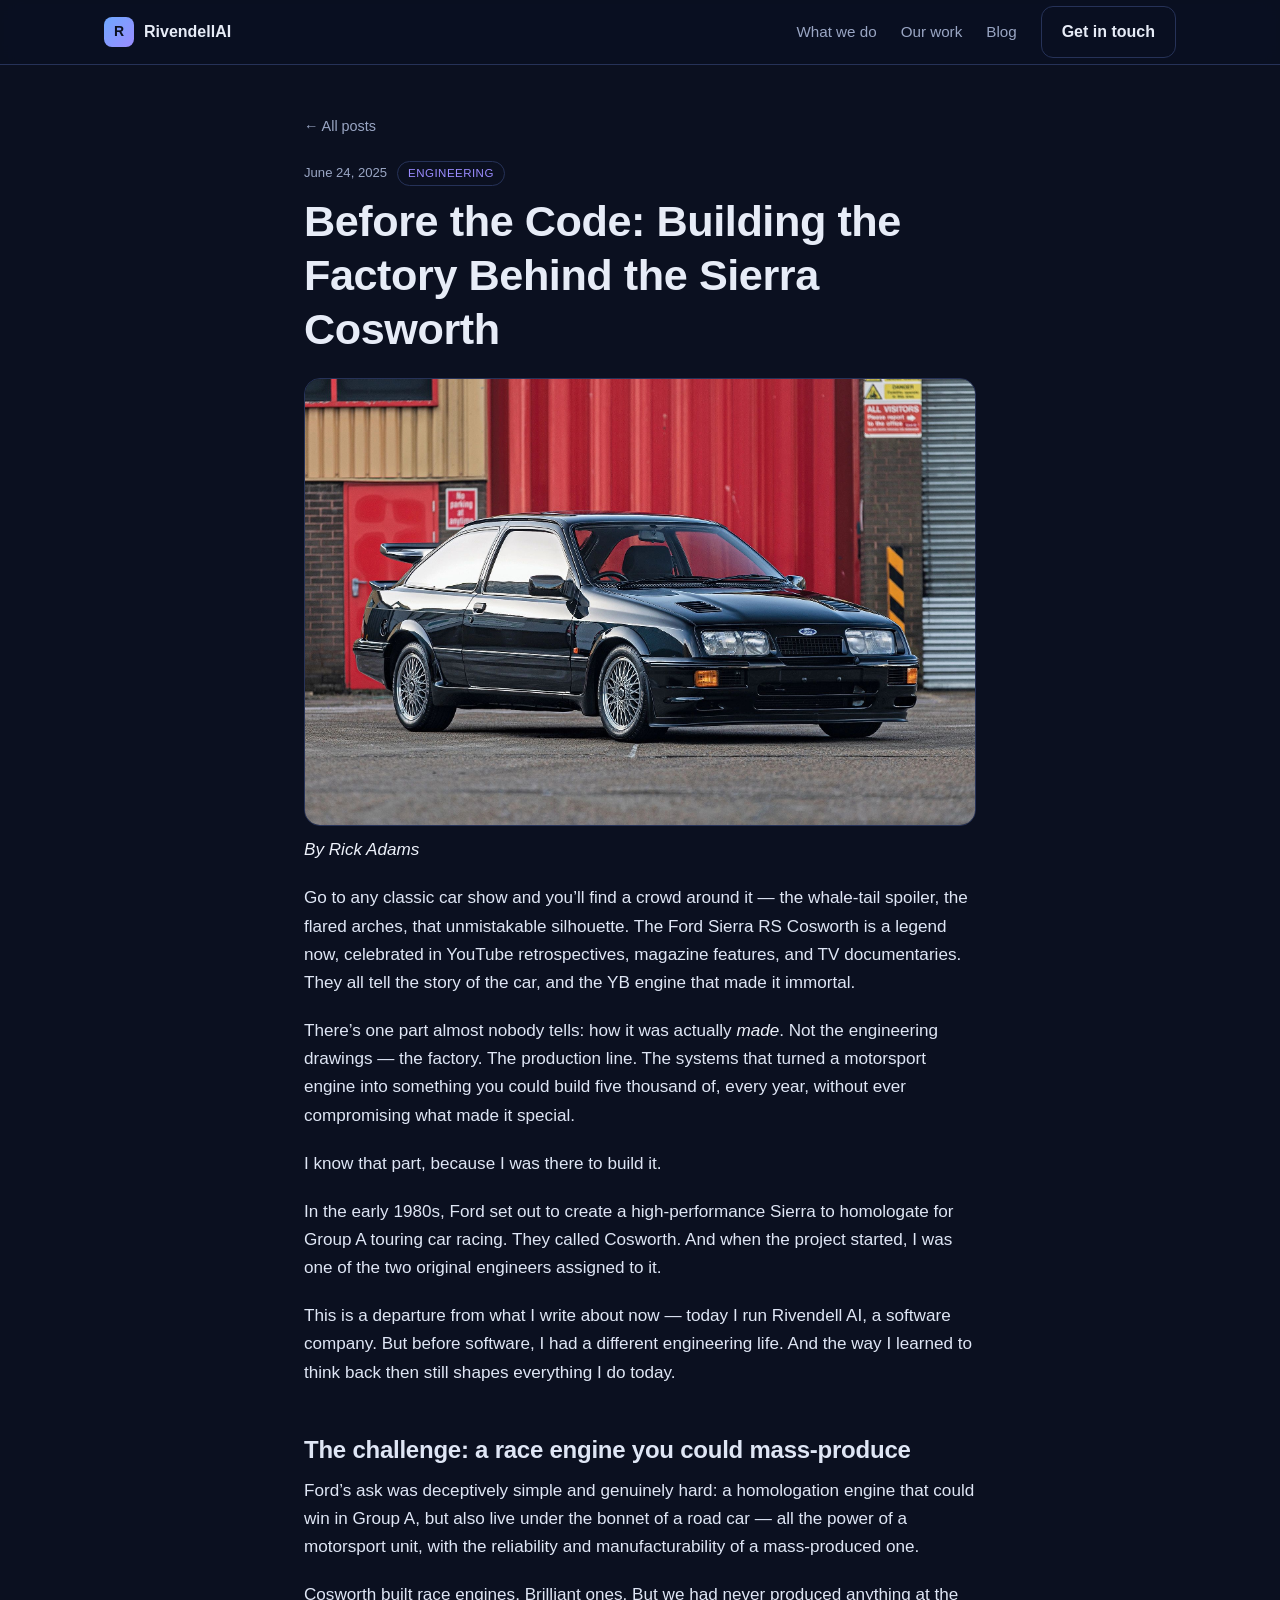
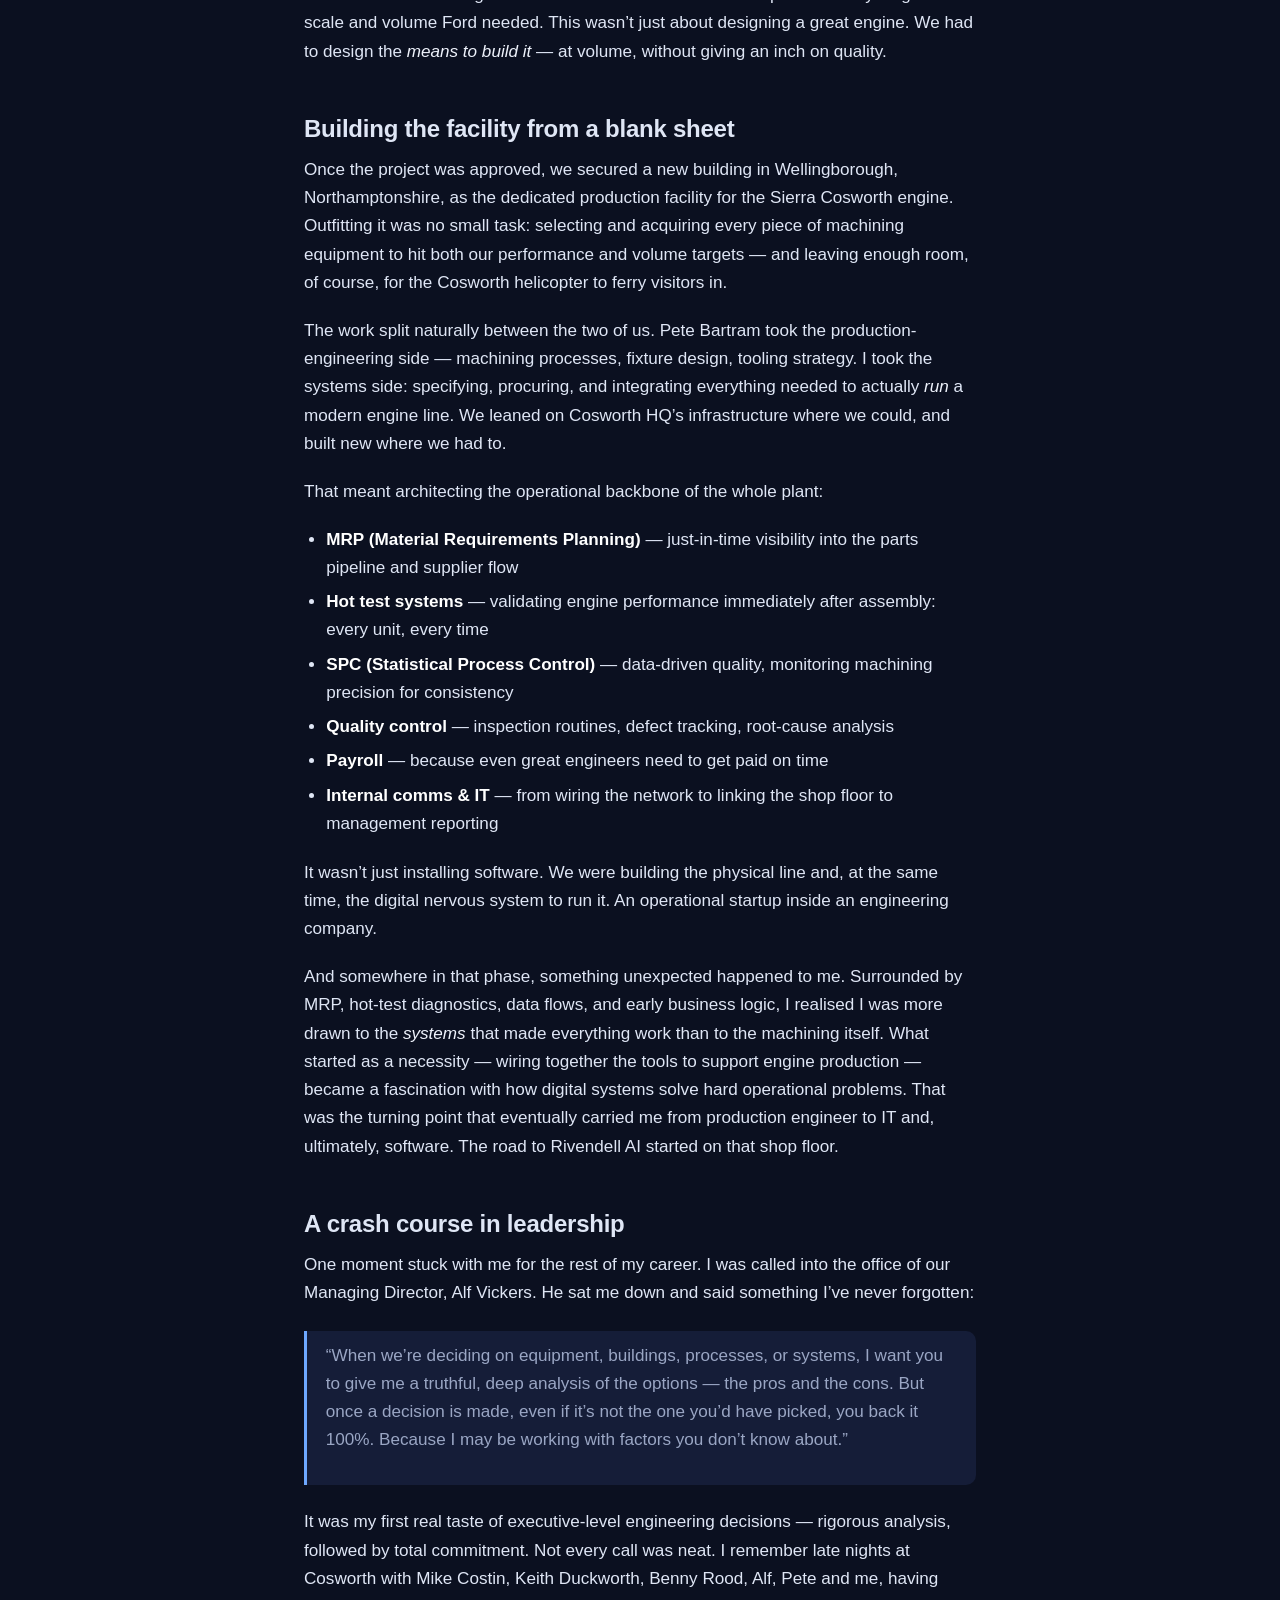
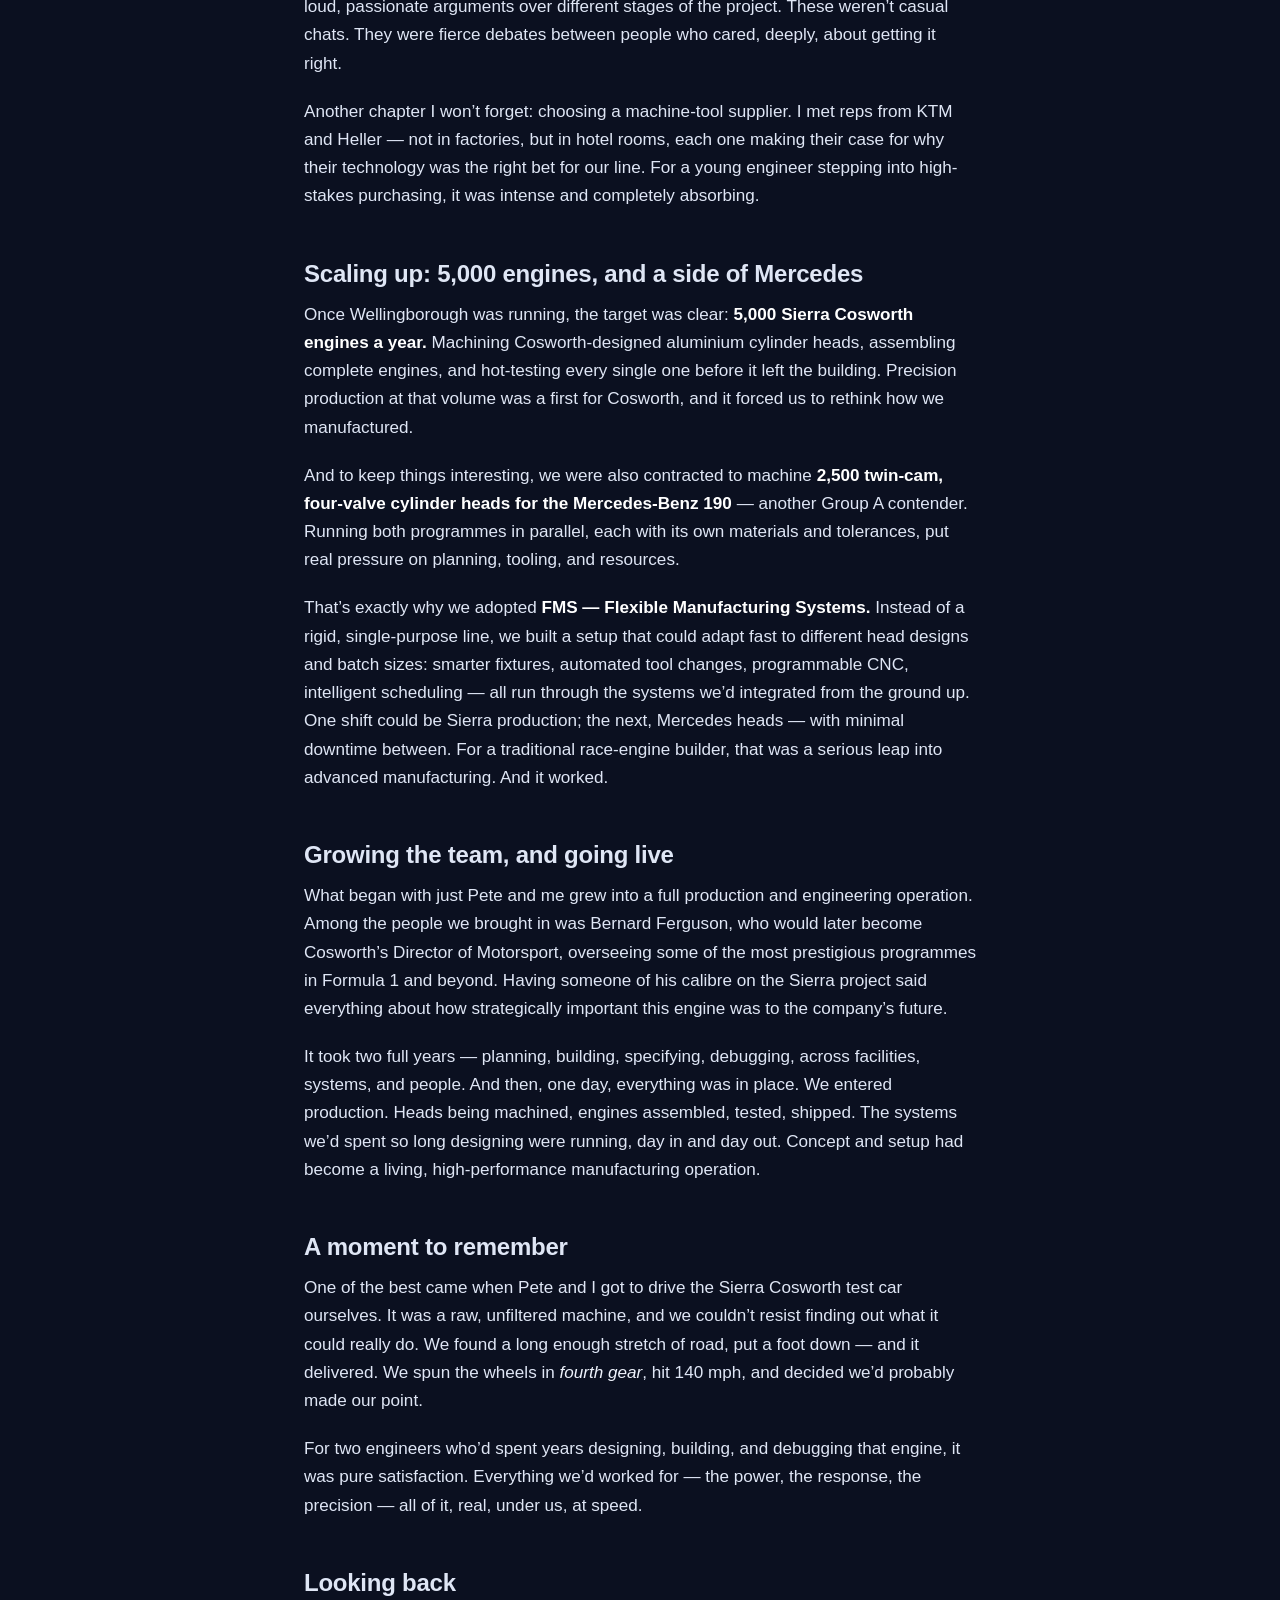
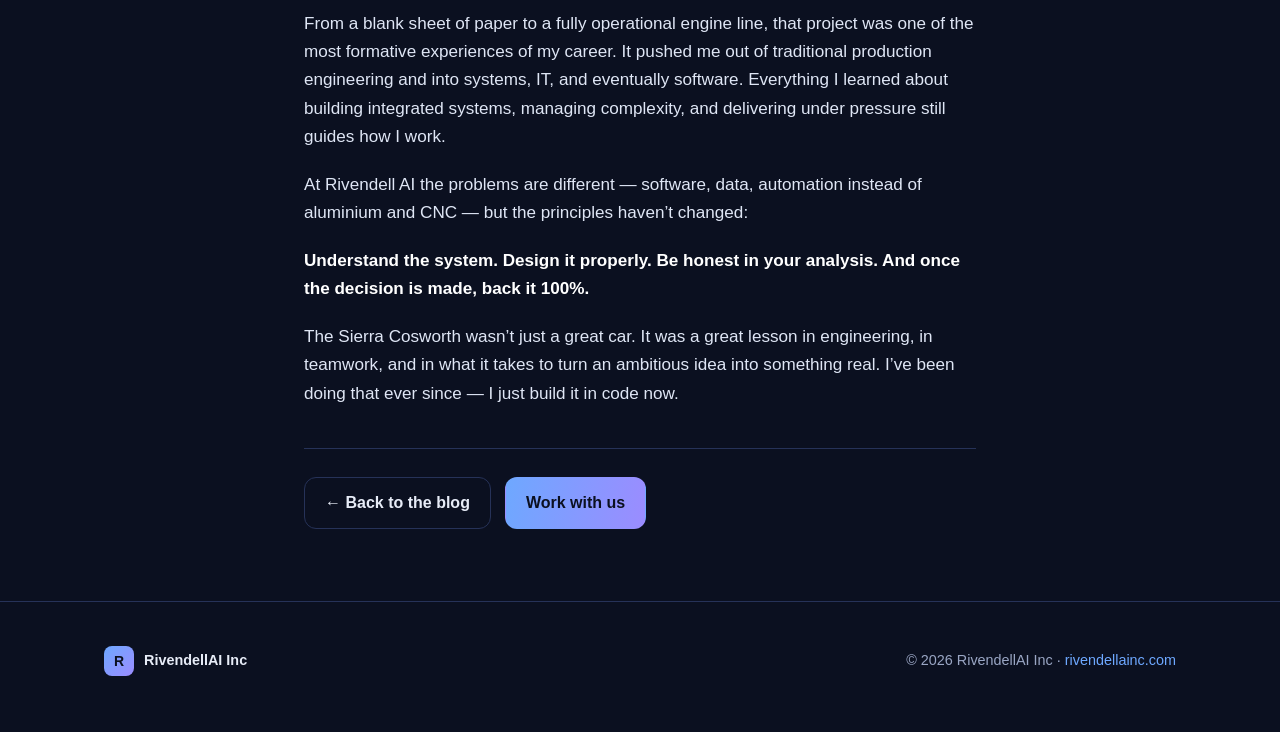
<file: blog/sierra-cosworth.html>
<!DOCTYPE html>
<html lang="en">
<head>
<meta charset="UTF-8"/>
<meta name="viewport" content="width=device-width, initial-scale=1.0"/>
<title>Before the Code: Building the Factory Behind the Sierra Cosworth — RivendellAI</title>
<meta name="description" content="The untold story behind a legend — building the factory and the systems that produced the Ford Sierra Cosworth&#x27;s YB engine, and the path from aluminium to software."/>
<link rel="stylesheet" href="../blog.css"/>
</head>
<body>
<header><div class="wrap nav">
  <a class="brand" href="/"><span class="mark">R</span> RivendellAI</a>
  <span class="spacer"></span>
  <a class="link" href="/#services">What we do</a>
  <a class="link" href="/#work">Our work</a>
  <a class="link" href="/blog/">Blog</a>
  <a class="btn btn-ghost" href="/#contact">Get in touch</a>
</div></header>
<article class="post"><div class="wrap post-wrap">
  <a class="back" href="/blog/">← All posts</a>
  <div class="post-meta"><time>June 24, 2025</time><span class="cat">Engineering</span></div>
  <h1>Before the Code: Building the Factory Behind the Sierra Cosworth</h1>
  <img class="post-cover" src="/blog/images/1987-ford-sierra-cosworth-rs500-main.jpg" alt="Ford Sierra RS500 Cosworth"/>
  <div class="prose"><p><em>By Rick Adams</em></p>
<p>Go to any classic car show and you&rsquo;ll find a crowd around it — the whale-tail spoiler, the flared arches, that unmistakable silhouette. The Ford Sierra RS Cosworth is a legend now, celebrated in YouTube retrospectives, magazine features, and TV documentaries. They all tell the story of the car, and the YB engine that made it immortal.</p>
<p>There&rsquo;s one part almost nobody tells: how it was actually <em>made</em>. Not the engineering drawings — the factory. The production line. The systems that turned a motorsport engine into something you could build five thousand of, every year, without ever compromising what made it special.</p>
<p>I know that part, because I was there to build it.</p>
<p>In the early 1980s, Ford set out to create a high-performance Sierra to homologate for Group A touring car racing. They called Cosworth. And when the project started, I was one of the two original engineers assigned to it.</p>
<p>This is a departure from what I write about now — today I run Rivendell AI, a software company. But before software, I had a different engineering life. And the way I learned to think back then still shapes everything I do today.</p>
<h2>The challenge: a race engine you could mass-produce</h2>
<p>Ford&rsquo;s ask was deceptively simple and genuinely hard: a homologation engine that could win in Group A, but also live under the bonnet of a road car — all the power of a motorsport unit, with the reliability and manufacturability of a mass-produced one.</p>
<p>Cosworth built race engines. Brilliant ones. But we had never produced anything at the scale and volume Ford needed. This wasn&rsquo;t just about designing a great engine. We had to design the <em>means to build it</em> — at volume, without giving an inch on quality.</p>
<h2>Building the facility from a blank sheet</h2>
<p>Once the project was approved, we secured a new building in Wellingborough, Northamptonshire, as the dedicated production facility for the Sierra Cosworth engine. Outfitting it was no small task: selecting and acquiring every piece of machining equipment to hit both our performance and volume targets — and leaving enough room, of course, for the Cosworth helicopter to ferry visitors in.</p>
<p>The work split naturally between the two of us. Pete Bartram took the production-engineering side — machining processes, fixture design, tooling strategy. I took the systems side: specifying, procuring, and integrating everything needed to actually <em>run</em> a modern engine line. We leaned on Cosworth HQ&rsquo;s infrastructure where we could, and built new where we had to.</p>
<p>That meant architecting the operational backbone of the whole plant:</p>
<ul>
<li><strong>MRP (Material Requirements Planning)</strong> — just-in-time visibility into the parts pipeline and supplier flow</li>
<li><strong>Hot test systems</strong> — validating engine performance immediately after assembly: every unit, every time</li>
<li><strong>SPC (Statistical Process Control)</strong> — data-driven quality, monitoring machining precision for consistency</li>
<li><strong>Quality control</strong> — inspection routines, defect tracking, root-cause analysis</li>
<li><strong>Payroll</strong> — because even great engineers need to get paid on time</li>
<li><strong>Internal comms &amp; IT</strong> — from wiring the network to linking the shop floor to management reporting</li>
</ul>
<p>It wasn&rsquo;t just installing software. We were building the physical line and, at the same time, the digital nervous system to run it. An operational startup inside an engineering company.</p>
<p>And somewhere in that phase, something unexpected happened to me. Surrounded by MRP, hot-test diagnostics, data flows, and early business logic, I realised I was more drawn to the <em>systems</em> that made everything work than to the machining itself. What started as a necessity — wiring together the tools to support engine production — became a fascination with how digital systems solve hard operational problems. That was the turning point that eventually carried me from production engineer to IT and, ultimately, software. The road to Rivendell AI started on that shop floor.</p>
<h2>A crash course in leadership</h2>
<p>One moment stuck with me for the rest of my career. I was called into the office of our Managing Director, Alf Vickers. He sat me down and said something I&rsquo;ve never forgotten:</p>
<blockquote>
<p>&ldquo;When we&rsquo;re deciding on equipment, buildings, processes, or systems, I want you to give me a truthful, deep analysis of the options — the pros and the cons. But once a decision is made, even if it&rsquo;s not the one you&rsquo;d have picked, you back it 100%. Because I may be working with factors you don&rsquo;t know about.&rdquo;</p>
</blockquote>
<p>It was my first real taste of executive-level engineering decisions — rigorous analysis, followed by total commitment. Not every call was neat. I remember late nights at Cosworth with Mike Costin, Keith Duckworth, Benny Rood, Alf, Pete and me, having loud, passionate arguments over different stages of the project. These weren&rsquo;t casual chats. They were fierce debates between people who cared, deeply, about getting it right.</p>
<p>Another chapter I won&rsquo;t forget: choosing a machine-tool supplier. I met reps from KTM and Heller — not in factories, but in hotel rooms, each one making their case for why their technology was the right bet for our line. For a young engineer stepping into high-stakes purchasing, it was intense and completely absorbing.</p>
<h2>Scaling up: 5,000 engines, and a side of Mercedes</h2>
<p>Once Wellingborough was running, the target was clear: <strong>5,000 Sierra Cosworth engines a year.</strong> Machining Cosworth-designed aluminium cylinder heads, assembling complete engines, and hot-testing every single one before it left the building. Precision production at that volume was a first for Cosworth, and it forced us to rethink how we manufactured.</p>
<p>And to keep things interesting, we were also contracted to machine <strong>2,500 twin-cam, four-valve cylinder heads for the Mercedes-Benz 190</strong> — another Group A contender. Running both programmes in parallel, each with its own materials and tolerances, put real pressure on planning, tooling, and resources.</p>
<p>That&rsquo;s exactly why we adopted <strong>FMS — Flexible Manufacturing Systems.</strong> Instead of a rigid, single-purpose line, we built a setup that could adapt fast to different head designs and batch sizes: smarter fixtures, automated tool changes, programmable CNC, intelligent scheduling — all run through the systems we&rsquo;d integrated from the ground up. One shift could be Sierra production; the next, Mercedes heads — with minimal downtime between. For a traditional race-engine builder, that was a serious leap into advanced manufacturing. And it worked.</p>
<h2>Growing the team, and going live</h2>
<p>What began with just Pete and me grew into a full production and engineering operation. Among the people we brought in was Bernard Ferguson, who would later become Cosworth&rsquo;s Director of Motorsport, overseeing some of the most prestigious programmes in Formula 1 and beyond. Having someone of his calibre on the Sierra project said everything about how strategically important this engine was to the company&rsquo;s future.</p>
<p>It took two full years — planning, building, specifying, debugging, across facilities, systems, and people. And then, one day, everything was in place. We entered production. Heads being machined, engines assembled, tested, shipped. The systems we&rsquo;d spent so long designing were running, day in and day out. Concept and setup had become a living, high-performance manufacturing operation.</p>
<h2>A moment to remember</h2>
<p>One of the best came when Pete and I got to drive the Sierra Cosworth test car ourselves. It was a raw, unfiltered machine, and we couldn&rsquo;t resist finding out what it could really do. We found a long enough stretch of road, put a foot down — and it delivered. We spun the wheels in <em>fourth gear</em>, hit 140 mph, and decided we&rsquo;d probably made our point.</p>
<p>For two engineers who&rsquo;d spent years designing, building, and debugging that engine, it was pure satisfaction. Everything we&rsquo;d worked for — the power, the response, the precision — all of it, real, under us, at speed.</p>
<h2>Looking back</h2>
<p>From a blank sheet of paper to a fully operational engine line, that project was one of the most formative experiences of my career. It pushed me out of traditional production engineering and into systems, IT, and eventually software. Everything I learned about building integrated systems, managing complexity, and delivering under pressure still guides how I work.</p>
<p>At Rivendell AI the problems are different — software, data, automation instead of aluminium and CNC — but the principles haven&rsquo;t changed:</p>
<p><strong>Understand the system. Design it properly. Be honest in your analysis. And once the decision is made, back it 100%.</strong></p>
<p>The Sierra Cosworth wasn&rsquo;t just a great car. It was a great lesson in engineering, in teamwork, and in what it takes to turn an ambitious idea into something real. I&rsquo;ve been doing that ever since — I just build it in code now.</p></div>
  <hr class="rule"/>
  <div class="post-cta">
    <a class="btn btn-ghost" href="/blog/">← Back to the blog</a>
    <a class="btn btn-primary" href="/#contact">Work with us</a>
  </div>
</div></article><footer><div class="wrap foot">
  <div class="brand"><span class="mark">R</span> RivendellAI&nbsp;Inc</div>
  <div>© <span id="yr">2026</span> RivendellAI Inc · <a href="/">rivendellainc.com</a></div>
</div></footer>
<script>document.getElementById('yr').textContent=new Date().getFullYear();</script>
</body></html>
</file>
<file: blog.css>
/* RivendellAI — shared styles for the blog (matches the homepage theme) */
:root{
  --bg:#0b1020; --bg2:#121a33; --panel:#151d38; --panel2:#1b2548;
  --text:#e7ecf7; --muted:#9aa6c4; --line:#263258;
  --accent:#6ea8ff; --accent2:#9b8cff; --good:#4ade80;
  --radius:16px; --max:1120px; --readable:720px;
}
*{box-sizing:border-box}
html{scroll-behavior:smooth}
body{
  margin:0; background:var(--bg); color:var(--text);
  font:16px/1.65 -apple-system,BlinkMacSystemFont,"Segoe UI",Roboto,Helvetica,Arial,sans-serif;
  -webkit-font-smoothing:antialiased;
}
a{color:var(--accent); text-decoration:none}
a:hover{text-decoration:underline}
.wrap{max-width:var(--max); margin:0 auto; padding:0 24px}
h1,h2,h3{line-height:1.25; margin:0 0 .4em; letter-spacing:-.01em}

/* Header / nav (same as homepage) */
header{
  position:sticky; top:0; z-index:20; backdrop-filter:saturate(140%) blur(10px);
  background:rgba(11,16,32,.72); border-bottom:1px solid var(--line);
}
.nav{display:flex; align-items:center; gap:24px; height:64px}
.brand{display:flex; align-items:center; gap:10px; font-weight:700; color:var(--text)}
.brand:hover{text-decoration:none}
.brand .mark{
  width:30px; height:30px; border-radius:8px;
  background:linear-gradient(135deg,var(--accent),var(--accent2));
  display:grid; place-items:center; color:#0b1020; font-weight:800; font-size:14px;
}
.nav .spacer{flex:1}
.nav a.link{color:var(--muted); font-size:.95rem}
.nav a.link:hover{color:var(--text); text-decoration:none}
@media(max-width:720px){ .nav a.link{display:none} }

.btn{display:inline-block; padding:12px 20px; border-radius:12px; font-weight:600; border:1px solid transparent; cursor:pointer; transition:.15s}
.btn-primary{background:linear-gradient(100deg,var(--accent),var(--accent2)); color:#0b1020}
.btn-primary:hover{text-decoration:none; filter:brightness(1.07); transform:translateY(-1px)}
.btn-ghost{border-color:var(--line); color:var(--text)}
.btn-ghost:hover{text-decoration:none; border-color:var(--accent); color:#fff}

.eyebrow{
  display:inline-block; font-size:.8rem; letter-spacing:.14em; text-transform:uppercase;
  color:var(--accent); border:1px solid var(--line); padding:6px 12px; border-radius:999px; margin-bottom:18px;
}

/* ---------- Blog index ---------- */
.blog-hero{position:relative; overflow:hidden; padding:72px 0 32px}
.blog-hero::before{
  content:""; position:absolute; inset:-40% -10% auto -10%; height:480px;
  background:radial-gradient(55% 55% at 70% 20%,rgba(155,140,255,.20),transparent 70%),
             radial-gradient(45% 45% at 20% 10%,rgba(110,168,255,.18),transparent 70%);
  pointer-events:none;
}
.blog-hero .wrap{position:relative}
.blog-hero h1{font-size:clamp(2.1rem,5vw,3.2rem)}
.blog-hero .lead{color:var(--muted); max-width:640px; font-size:1.1rem}

.blog-list{padding:40px 0 80px}
.post-grid{display:grid; grid-template-columns:repeat(3,1fr); gap:24px}
@media(max-width:900px){ .post-grid{grid-template-columns:repeat(2,1fr)} }
@media(max-width:620px){ .post-grid{grid-template-columns:1fr} }

.post-card{
  display:flex; flex-direction:column; background:linear-gradient(180deg,var(--panel),var(--bg2));
  border:1px solid var(--line); border-radius:var(--radius); overflow:hidden; transition:.18s; color:var(--text);
}
.post-card:hover{text-decoration:none; border-color:var(--accent); transform:translateY(-4px)}
.card-img{height:170px; background-size:cover; background-position:center; background-color:#0e1630}
.card-img.noimg{background:linear-gradient(135deg,var(--panel2),var(--bg2))}
.card-body{padding:20px; display:flex; flex-direction:column; gap:8px; flex:1}
.post-card h3{font-size:1.15rem; margin:0}
.post-card p{color:var(--muted); font-size:.93rem; margin:0; flex:1}
.post-card .read{color:var(--accent); font-weight:600; font-size:.9rem; margin-top:4px}

.post-meta{display:flex; align-items:center; gap:10px; color:var(--muted); font-size:.82rem}
.post-meta .cat{
  border:1px solid var(--line); color:var(--accent2); padding:2px 10px; border-radius:999px;
  font-size:.72rem; letter-spacing:.04em; text-transform:uppercase;
}

/* ---------- Single post ---------- */
.post{padding:48px 0 72px}
.post-wrap{max-width:var(--readable)}
.post .back{display:inline-block; color:var(--muted); font-size:.9rem; margin-bottom:22px}
.post .back:hover{color:var(--text); text-decoration:none}
.post h1{font-size:clamp(1.8rem,4.2vw,2.7rem); margin:.2em 0 .5em}
.post-cover{width:100%; border-radius:var(--radius); border:1px solid var(--line); margin:12px 0 10px; display:block}

/* Prose typography */
.prose{font-size:1.07rem; color:#dfe6f5}
.prose p{margin:0 0 1.15em}
.prose h2{font-size:1.5rem; margin:1.8em 0 .5em; padding-top:.2em}
.prose h3{font-size:1.2rem; margin:1.5em 0 .4em; color:#fff}
.prose h4{font-size:1.05rem; margin:1.3em 0 .3em; color:#fff}
.prose a{color:var(--accent); text-decoration:underline; text-underline-offset:2px}
.prose strong{color:#fff}
.prose em{color:#eef2fb}
.prose ul,.prose ol{margin:0 0 1.2em; padding-left:1.3em}
.prose li{margin:.35em 0}
.prose img{max-width:100%; height:auto; border-radius:12px; border:1px solid var(--line); margin:1.2em 0; display:block}
.prose blockquote{
  margin:1.4em 0; padding:.6em 1.1em; border-left:3px solid var(--accent);
  background:var(--panel); border-radius:0 10px 10px 0; color:var(--muted);
}
.prose code{
  background:#0e1630; border:1px solid var(--line); border-radius:6px;
  padding:.12em .4em; font-size:.9em; font-family:ui-monospace,SFMono-Regular,Menlo,Consolas,monospace;
}
.prose pre{
  background:#0e1630; border:1px solid var(--line); border-radius:12px; padding:16px 18px;
  overflow-x:auto; margin:1.3em 0;
}
.prose pre code{background:none; border:none; padding:0}
.prose hr{border:none; border-top:1px solid var(--line); margin:2em 0}

.rule{border:none; border-top:1px solid var(--line); margin:40px 0 28px}
.post-cta{display:flex; gap:14px; flex-wrap:wrap}

/* Footer (same as homepage) */
footer{padding:44px 0 56px; color:var(--muted); font-size:.9rem; border-top:1px solid var(--line)}
.foot{display:flex; justify-content:space-between; gap:16px; flex-wrap:wrap; align-items:center}
</file>
